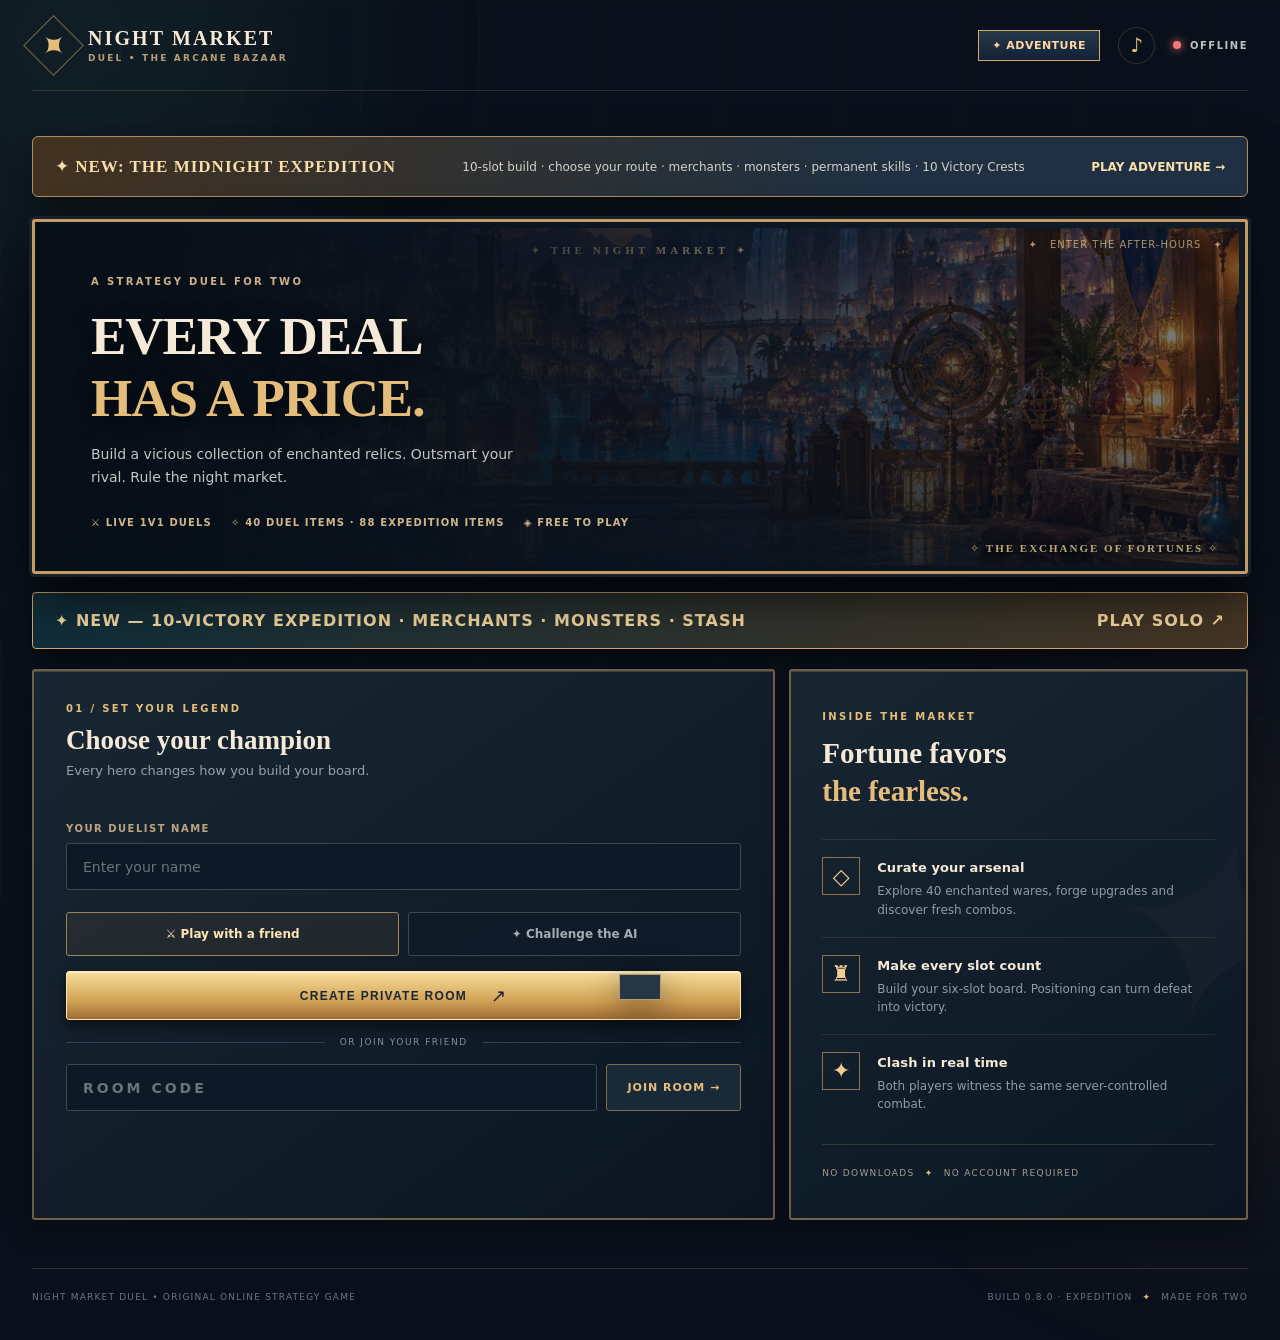
<file: static/index.html>
<!doctype html>
<html lang="en">
<head>
  <meta charset="UTF-8"/>
  <meta name="viewport" content="width=device-width,initial-scale=1,viewport-fit=cover"/>
  <meta name="theme-color" content="#0b1420"/>
  <meta name="description" content="Night Market Duel — an original online strategy battler for two friends."/>
  <title>Night Market Duel · Play 1v1 Online</title>
  <link rel="icon" href="/static/favicon.svg" type="image/svg+xml"/>
  <link rel="stylesheet" href="/static/style.css?v=0.8.0"/><link rel="stylesheet" href="/static/duel-theatre-v08.css?v=0.8.0"/>
</head>
<body>
  <div class="mist mist-a"></div><div class="mist mist-b"></div>
  <div class="app-shell">
    <header class="topbar">
      <div class="brand"><div class="brand-mark">✦</div><div class="brand-type"><span>NIGHT MARKET</span><small>DUEL • THE ARCANE BAZAAR</small></div></div>
      <div class="header-right"><a href="/expedition" class="title-nav" aria-label="Adventure mode">✦ ADVENTURE</a><button class="sound-btn" id="soundBtn" title="Toggle sound" aria-label="Toggle sound">♪</button><div class="connection" id="connection"><i class="dot"></i><span>CONNECTING</span></div></div>
    </header>
    <main>
      <section class="home-screen" id="homeScreen">
        <a href="/expedition" class="expedition-banner"><strong>✦ NEW: THE MIDNIGHT EXPEDITION</strong><span>10-slot build · choose your route · merchants · monsters · permanent skills · 10 Victory Crests</span><b>PLAY ADVENTURE →</b></a>
        <div class="hero-banner"><div class="banner-overlay"></div><div class="banner-ornament">✦ <span>ENTER THE AFTER-HOURS</span> ✦</div><div class="banner-inner"><div class="eyebrow">A STRATEGY DUEL FOR TWO</div><h1>EVERY DEAL<br/><em>HAS A PRICE.</em></h1><p>Build a vicious collection of enchanted relics. Outsmart your rival. Rule the night market.</p><div class="banner-metrics"><span>⚔ LIVE 1V1 DUELS</span><span>✧ 40 DUEL ITEMS · 88 EXPEDITION ITEMS</span><span>◈ FREE TO PLAY</span></div></div></div>
        <a class="expedition-entry" href="/expedition" style="display:flex;align-items:center;justify-content:space-between;gap:10px;padding:18px 22px;margin:18px 0;border:1px solid #c69b69;background:linear-gradient(120deg,#2b3946,#1b2c40);text-decoration:none;color:#f3d79f;font-weight:800;letter-spacing:1px;border-radius:4px"><span>✦ NEW — 10-VICTORY EXPEDITION · MERCHANTS · MONSTERS · STASH</span><span>PLAY SOLO ↗</span></a><div class="home-grid">
          <div class="surface panel-join">
            <div class="panel-heading"><div class="eyebrow">01 / SET YOUR LEGEND</div><h2>Choose your champion</h2><p>Every hero changes how you build your board.</p></div>
            <div class="hero-picks" id="heroPicks" role="group" aria-label="Choose hero"></div>
            <div class="field-wrap"><label for="playerName">YOUR DUELIST NAME</label><input id="playerName" autocomplete="nickname" maxlength="20" placeholder="Enter your name" value=""/></div>
            <div class="duel-tabs" role="group" aria-label="Game mode"><button class="tab active" data-mode="friend">⚔ Play with a friend</button><button class="tab" data-mode="bot">✦ Challenge the AI</button></div>
            <div id="friendControls"><button id="createBtn" class="gold-btn large"><span>CREATE PRIVATE ROOM</span><span>↗</span></button><div class="join-divider"><span>OR JOIN YOUR FRIEND</span></div><div class="join-row"><input id="roomInput" type="text" maxlength="5" inputmode="text" autocomplete="off" placeholder="ROOM CODE" aria-label="Room code"/><button class="outline-btn" id="joinBtn">JOIN ROOM →</button></div></div>
            <div id="botControls" hidden><p class="bot-hint">Learn the market, find outrageous combos, and duel The Curator. No second player needed.</p><button id="botBtn" class="gold-btn large"><span>CHALLENGE THE CURATOR</span><span>↗</span></button></div>
            <div class="form-error" role="alert" id="formError"></div>
          </div>
          <aside class="surface side-info"><div class="eyebrow">INSIDE THE MARKET</div><h2>Fortune favors<br/><em>the fearless.</em></h2><div class="feature"><div class="feature-symbol">◇</div><div><strong>Curate your arsenal</strong><p>Explore 40 enchanted wares, forge upgrades and discover fresh combos.</p></div></div><div class="feature"><div class="feature-symbol">♜</div><div><strong>Make every slot count</strong><p>Build your six-slot board. Positioning can turn defeat into victory.</p></div></div><div class="feature"><div class="feature-symbol">✦</div><div><strong>Clash in real time</strong><p>Both players witness the same server-controlled combat.</p></div></div><div class="side-footer">NO DOWNLOADS <span>✦</span> NO ACCOUNT REQUIRED</div></aside>
        </div>
      </section>
      <section class="game-screen" id="gameScreen" hidden>
        <div class="room-bar surface"><div><div class="eyebrow">THE PRIVATE ARENA</div><div class="room-line"><strong>ROOM <span id="roomCode">-----</span></strong><button class="tiny-btn" id="copyBtn" title="Copy invite link">↗ INVITE</button><button class="tiny-btn" id="leaveBtn" title="Leave room">LEAVE</button></div></div><div class="room-status"><span id="roundLabel">ROUND 1 / 3</span><span class="phase-pill" id="phaseLabel">WAITING</span></div></div>
        <div class="game-grid">
          <div class="arena-col">
            <div class="arena surface" id="arena">
              <canvas id="ambientCanvas" aria-hidden="true"></canvas>
              <div class="arena-shade"></div><div class="arena-head"><div class="arena-overline">✦ &nbsp; THE MIDNIGHT COLISEUM &nbsp; ✦</div><div class="score-box"><span id="scoreA">0</span><i>:</i><span id="scoreB">0</span></div></div>
              <div class="duelist-stage">
                <div class="duelist" id="duelistA"><div class="portrait"><img id="portraitA" src="/static/art/vex-portrait.webp" alt="Player 1 character"/><span class="portrait-sheen"></span></div><div class="fighter-name" id="nameA">WAITING...</div><div class="fighter-title" id="titleA">—</div><div class="hp-area"><div class="hp-text"><span>VITALITY</span><span id="hpA">—</span></div><div class="hp-track"><div class="hp-fill" id="hpBarA" style="width:100%"></div></div></div><div class="buffs" id="buffsA"></div></div>
                <div class="vs-emblem"><span>VS</span><small id="combatTime">READY</small></div>
                <div class="duelist" id="duelistB"><div class="portrait"><img id="portraitB" src="/static/art/nyra-portrait.webp" alt="Player 2 character"/><span class="portrait-sheen"></span></div><div class="fighter-name" id="nameB">AWAITING RIVAL</div><div class="fighter-title" id="titleB">—</div><div class="hp-area"><div class="hp-text"><span>VITALITY</span><span id="hpB">—</span></div><div class="hp-track"><div class="hp-fill" id="hpBarB" style="width:100%"></div></div></div><div class="buffs" id="buffsB"></div></div>
              </div>
              <div id="impactLayer" class="impact-layer"></div>
              <div class="arena-bottom"><span id="stagePrompt">Invite a friend to begin your duel</span><span id="pingLabel">— MS</span></div>
            </div>
            <div class="combat-feed surface"><div class="feed-title">✧ BATTLE CHRONICLE <span id="feedStatus">AWAITING COMBAT</span></div><div class="feed-entries" id="eventFeed"><div class="feed-empty">The market remembers every move...</div></div></div>
          </div>
          <div class="market-col">
            <div class="market surface">
              <div class="market-header"><div><div class="eyebrow">02 / THE GRAND MARKET</div><h2 id="marketTitle">Prepare for battle</h2></div><div class="wallet"><span>YOUR PURSE</span><strong>◈ <span id="goldValue">14</span></strong></div></div>
              <div class="opponent-line"><span>RIVAL STATUS</span><strong id="opponentStatus">Waiting for opponent...</strong></div>
              <div class="boon-area" id="boonArea"><div class="section-head"><h3>Choose a market pact <span>· one per round</span></h3><span class="pact-step" id="boonStep">ROUND 1</span></div><div class="boon-grid" id="boonGrid"></div><div class="my-boons" id="myBoons" aria-label="Your chosen market pacts"></div></div>
              <div class="shop-area" id="shopArea"><div class="section-head"><h3>Tonight's wares</h3><button class="tiny-btn" id="rerollBtn">↻ REROLL <b>2 ◈</b></button></div><div class="shop-grid" id="shopGrid"></div><div class="help-text">Tap an item to inspect it. Buy it for your board.</div></div>
              <div class="board-area"><div class="section-head"><h3>Your arsenal <span>· 6 slots · forge up to +2</span></h3><span class="slots-text" id="boardCount">0 / 6 EQUIPPED</span></div><div class="board-grid" id="boardGrid"></div><div class="help-text" id="boardHelp">Tap an item twice to inspect, forge or sell it. Tap a different slot to swap.</div></div>
              <div class="market-footer"><div class="phase-note" id="phaseNote"><span class="phase-note-icon">✦</span><span>Equip your arsenal, then signal that you're ready.</span></div><button id="readyBtn" class="gold-btn large">READY FOR DUEL <span>⚔</span></button><button id="rematchBtn" class="gold-btn large" hidden>REQUEST REMATCH <span>↗</span></button></div>
            </div>
          </div>
        </div>
      </section>
    </main>
    <footer><span>NIGHT MARKET DUEL • ORIGINAL ONLINE STRATEGY GAME</span><span>BUILD 0.8.0 · EXPEDITION <i>✦</i> MADE FOR TWO</span></footer>
  </div>
  <div id="toast" class="toast" role="status"></div>
  <div id="itemModal" class="modal" hidden><div class="modal-shade" data-close="true"></div><div class="modal-card" role="dialog" aria-modal="true" aria-label="Item details"><button class="modal-close" id="closeModal" aria-label="Close item details">×</button><div class="modal-item-art" id="modalArt"></div><div class="eyebrow" id="modalRarity">MAGICAL RELIC</div><h2 id="modalTitle">Item</h2><p id="modalDesc"></p><div class="modal-stats" id="modalStats"></div><button id="modalAction" class="gold-btn large">BUY ITEM</button><button id="modalForge" class="forge-btn" hidden>✦ FORGE +1</button></div></div>
  <script src="/static/app.js?v=0.8.0" defer></script>
<script src="/static/game-vfx.js?v=0.8.0" defer></script></body>
</html>
</file>
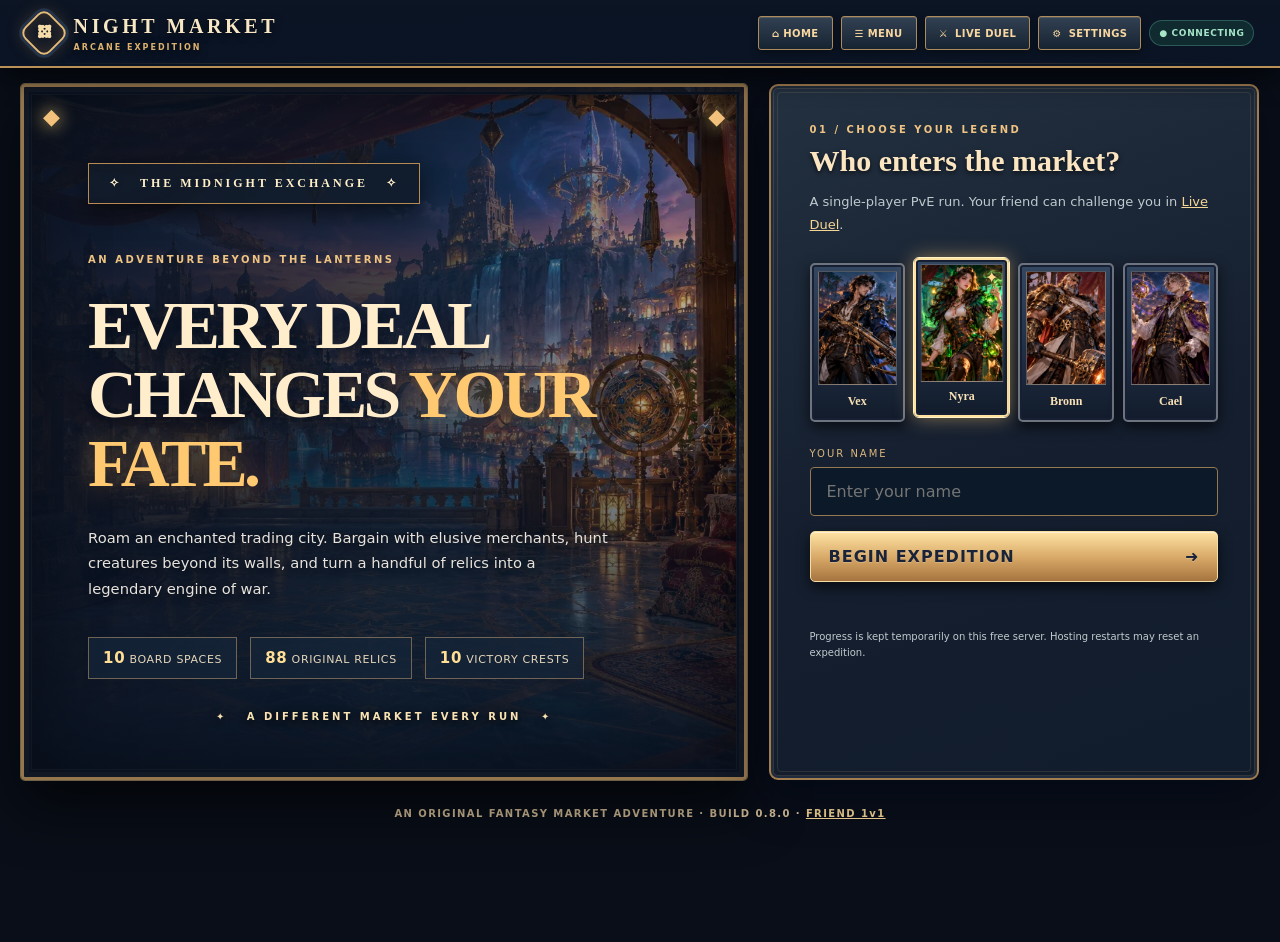
<file: static/expedition.html>
<!doctype html>
<html lang="en"><head><meta charset="utf-8"><meta name="viewport" content="width=device-width,initial-scale=1,viewport-fit=cover"><meta name="theme-color" content="#151c2b"><meta name="description" content="Night Market Expedition — deep, original fantasy market roguelike"><title>Night Market — Expedition</title><link rel="icon" href="/static/favicon.svg" type="image/svg+xml"><link rel="stylesheet" href="/static/expedition.css?v=0.8.0"><link rel="stylesheet" href="/static/expedition-premium.css?v=0.8.0"><link rel="stylesheet" href="/static/bazaar-theatre-v08.css?v=0.8.0"></head>
<body>
<div class="world-glow"></div><div class="ambient-vignette" aria-hidden="true"></div>
<header class="top"><a class="brand" href="/"><span class="brand-crest" aria-hidden="true">✥</span> <span>NIGHT MARKET <small>ARCANE EXPEDITION</small></span></a><div class="top-actions"><a href="/" class="nav-btn quick-home" aria-label="Return to the main menu">⌂ HOME</a><button id="gameMenuToggle" class="nav-btn" type="button" aria-expanded="false" aria-controls="gameMenuPanel">☰ MENU</button><a href="/" class="nav-btn live-link"><span aria-hidden="true">⚔</span> LIVE DUEL</a><button id="settingsToggle" class="nav-btn nav-settings" type="button" aria-label="Open display settings" aria-expanded="false">⚙ <span>SETTINGS</span></button><span id="connectionLabel" class="connected">● CONNECTING</span></div></header>
<main class="shell">
<section id="opening" class="opening">
  <div class="opening-art"><div class="opening-heraldry">✧ &nbsp; THE MIDNIGHT EXCHANGE &nbsp; ✧</div><span class="overline">AN ADVENTURE BEYOND THE LANTERNS</span><h1>EVERY DEAL<br>CHANGES <em>YOUR FATE.</em></h1><p>Roam an enchanted trading city. Bargain with elusive merchants, hunt creatures beyond its walls, and turn a handful of relics into a legendary engine of war.</p><div class="smallstats"><span><b>10</b> BOARD SPACES</span><span><b>88</b> ORIGINAL RELICS</span><span><b>10</b> VICTORY CRESTS</span></div><div class="opening-bottom">✦ &nbsp; A DIFFERENT MARKET EVERY RUN &nbsp; ✦</div></div>
  <div class="start-panel"><div class="eyebrow">01 / CHOOSE YOUR LEGEND</div><h2>Who enters the market?</h2><p class="subtitle">A single-player PvE run. Your friend can challenge you in <a href="/">Live Duel</a>.</p><div class="hero-select" id="heroes"></div><label class="field-label" for="playerName">YOUR NAME</label><input id="playerName" maxlength="20" placeholder="Enter your name" autocomplete="nickname"><button id="startBtn" class="primary"><span>BEGIN EXPEDITION</span><span aria-hidden="true">➜</span></button><p id="openingError" class="error" role="alert"></p><div class="save-note">Progress is kept temporarily on this free server. Hosting restarts may reset an expedition.</div></div>
</section>
<section id="game" hidden>
  <div class="game-overline"><span>✦ &nbsp; THE NIGHT MARKET / LIVE ADVENTURE</span><span class="game-mode-label">✧ YOUR JOURNEY ✧</span></div><div class="journey-stats"><div class="journey-stat"><span>DAY / HOUR</span><b id="journeyDay">01 · 01/06</b></div><div class="journey-stat"><span>GOLD</span><b id="journeyGold">◈ 14</b></div><div class="journey-stat"><span>LEVEL / XP</span><b id="journeyLevel">1 · 0/8</b></div><div class="journey-stat"><span>INCOME</span><b id="journeyIncome">◈ 5/day</b></div><div class="journey-stat"><span>PRESTIGE</span><b id="journeyPrestige">♛ 20</b></div><div class="journey-stat"><span>VICTORY CRESTS</span><b id="journeyWins">0 / 10</b></div><button class="nav-btn new-run" id="newRunBtn">NEW RUN</button></div>
  <div class="run-command"><nav class="run-tabs" aria-label="Expedition areas"><button type="button" data-scene="encounterPanel" class="active">✦ <span>ENCOUNTER</span></button><button type="button" data-scene="boardPanel">⚔ <span>YOUR BUILD</span></button><button type="button" data-scene="skillsPanel">✧ <span>SKILLS</span></button><button type="button" data-scene="collectionPanel">▤ <span>COLLECTION</span></button><button type="button" data-scene="chroniclePanel">☷ <span>CHRONICLE</span></button></nav><div class="win-trail" aria-label="Ten victory marks"><span>VICTORIES</span><div id="victoryMarkers" aria-hidden="true"></div><b id="winTrailLabel">0/10</b></div></div>
  <div class="adventure-stage"><div class="stage-ribbon"><span>✥ &nbsp; THE ARCANE EXCHANGE</span><span>THE MARKET NEVER SLEEPS &nbsp; ✥</span></div></div><div class="run-grid">
    <div class="left-col">
      <section class="surface journey-hero"><div class="journey-portrait"><img id="myPortrait" src="/static/art/nyra-portrait.webp" alt="Your hero"></div><div class="hero-details"><div class="eyebrow">YOUR MERCHANT LEGEND</div><h2 id="myName">Traveller</h2><div id="myClass" class="hero-class">A NIGHT MARKET MERCHANT</div><p id="heroHealth">MAX HEALTH · 280</p><div class="health-track"><div id="healthTrack"></div></div></div></section>
      <section id="boardPanel" class="surface board-panel"><div class="market-banner">⚔ &nbsp; THE HERO'S DISPLAY RUG &nbsp; ⚔</div><div class="heading-row"><div><div class="eyebrow">YOUR EQUIPPED RELICS</div><h2>Battle Board <small id="boardUsed">0 / 4 unlocked</small></h2></div><button id="clearSelection" class="ghost">CLEAR SELECTION</button></div><p class="hint">Select an item, then tap an open board slot to equip. A Medium uses two spaces; a Large uses three. Only equipped items fight.</p><div class="board-scroller"><div id="board" class="board-track" aria-label="Ten slot battle board"></div></div><div class="board-guide"><span>Ⅰ</span> SMALL · 1 <span>Ⅱ</span> MEDIUM · 2 <span>Ⅲ</span> LARGE · 3</div>
        <div class="heading-row secondary-heading"><h3>Stash <small id="stashUsed">0 / 10</small></h3><span class="hint">Tap to inspect & equip</span></div><div id="stash" class="stash-grid"></div>
      </section>
      <section id="skillsPanel" class="surface skill-panel"><div class="heading-row"><h3>Permanent Skills <small id="skillCount">0 / 6</small></h3></div><div id="skills" class="skills-grid"></div></section>
      <section id="collectionPanel" class="surface story-panel"><div class="heading-row"><div><div class="eyebrow">THE MARKET CODEX</div><h3>Item & Skill Collection</h3></div><select id="codexFilter" aria-label="Filter collection"><option value="all">All items</option><option value="weapon">Weapons</option><option value="machine">Machines</option><option value="potion">Potions</option><option value="relic">Relics</option><option value="skills">Skills</option></select></div><label class="field-label" for="codexSearch">SEARCH DATABASE</label><input id="codexSearch" placeholder="Name, ability or effect"><div id="codexCount" class="eyebrow"></div><div id="codexResults" class="codex-results"></div></section>
      <section id="chroniclePanel" class="surface story-panel"><div class="eyebrow">EXPEDITION CHRONICLE</div><div id="chronicle" class="chronicle"></div></section>
    </div>
    <div class="right-col"><section id="encounterPanel" class="surface encounter-panel"><div class="encounter-scene-art" aria-hidden="true"><div class="scene-lantern">✦</div><div class="scene-mark">THE NIGHT MARKET</div></div><div class="heading-row"><div><div class="eyebrow">CHOOSE AN ENCOUNTER</div><h2 id="encounterTitle">Choose your path</h2></div><span id="encounterBadge" class="badge">DAY 1</span></div><p class="encounter-intro" id="encounterIntro">Each choice shapes the combat ahead.</p><div id="encounterContent"></div><div id="encounterActions"></div></section>
      <section class="surface compendium"><h3>Beyond the Veil</h3><p>Every hour offers fresh shops, master trainers, dangerous hunts and strange decisions. Combine identical cards, enchant at a trainer, and build combos around your hero.</p><div class="micro-grid"><span>⚙ COOLDOWN</span><span>☠ POISON</span><span>🔥 BURN</span><span>◆ SHIELD</span><span>❄ FREEZE</span><span>✧ HASTE</span></div></section>
    </div>
  </div>
</section>
<footer>AN ORIGINAL FANTASY MARKET ADVENTURE · BUILD 0.8.0 · <a href="/">FRIEND 1v1</a></footer>
</main>
<div class="mobile-dock" id="mobileDock" aria-label="Expedition navigation" hidden><button type="button" data-target="encounterPanel">✧ <span>MARKET</span></button><button type="button" data-target="boardPanel">⚔ <span>BOARD</span></button><button type="button" data-target="skillsPanel">✦ <span>SKILLS</span></button><button type="button" data-target="collectionPanel">▤ <span>CODEX</span></button><button type="button" data-target="chroniclePanel">☷ <span>LOG</span></button></div><div class="theatre-menu" id="gameMenuPanel" hidden role="dialog" aria-label="Game navigation"><div class="theatre-menu-top"><b>✥ &nbsp; THE NIGHT MARKET</b><button id="gameMenuClose" type="button" aria-label="Close game menu">×</button></div><p>Choose where to go. Your expedition remains saved while this server stays online.</p><button type="button" data-scene="encounterPanel">✧ &nbsp; CURRENT ENCOUNTER</button><button type="button" data-scene="boardPanel">⚔ &nbsp; ITEM BOARD &amp; STASH</button><button type="button" data-scene="skillsPanel">✦ &nbsp; PERMANENT SKILLS</button><button type="button" data-scene="collectionPanel">▤ &nbsp; ITEM COLLECTION</button><button type="button" data-scene="chroniclePanel">☷ &nbsp; CHRONICLE</button><button type="button" id="menuSettingsBtn">⚙ &nbsp; DISPLAY SETTINGS</button><a href="/">⌂ &nbsp; RETURN TO TITLE / LIVE DUEL</a></div><div class="settings-panel" id="settingsPanel" hidden role="dialog" aria-label="Display settings"><div class="settings-panel-title"><b>DISPLAY SETTINGS</b><button id="settingsClose" aria-label="Close settings" type="button">×</button></div><label class="setting-line"><span>Reduced effects<small>Less motion and glow on slower phones</small></span><input id="lowEffects" type="checkbox"></label><label class="setting-line"><span>Compact cards<small>Show more board cards at once</small></span><input id="compactCards" type="checkbox"></label><p>Display options are stored on this device. Your run is server-controlled.</p></div><div class="toast" role="status" id="toast"></div>
<div class="modal" id="itemModal" hidden><div class="scrim" data-close="yes"></div><div class="item-modal-box"><button class="close" id="closeModal" aria-label="Close">×</button><div class="eyebrow" id="modalTag">ARTIFACT</div><div class="card-detail-illustration"><div id="modalGlyph" class="modal-glyph">✧</div></div><h2 id="modalName">Item</h2><p id="modalDescription"></p><div id="modalProperties" class="properties"></div><div id="modalButtons" class="modal-buttons"></div></div></div>
<div class="battle-modal" id="battleModal" hidden><div class="battle-bg"></div><div class="battle-frame"><div class="eyebrow">THE MIDNIGHT COLISEUM</div><h2 id="battleTitle">The Duel Begins</h2><div class="battle-stage"><div class="combatant"><img id="battleMeArt" src="/static/art/vex-portrait.webp" alt="Hero"><b id="battleMe">YOUR HERO</b><div class="battle-hp"><div id="battleMeHpBar"></div></div><span id="battleMeHp">280 / 280</span></div><div class="battle-center"><span>⚔</span><b id="battleClock">0:00</b></div><div class="combatant"><img id="battleEnemyArt" src="/static/art/bronn-portrait.webp" alt="Rival"><b id="battleEnemy">RIVAL</b><div class="battle-hp"><div id="battleEnemyHpBar"></div></div><span id="battleEnemyHp">280 / 280</span></div></div><div id="battleEvents" class="battle-events"></div><button id="battleSkip" class="primary">SKIP TO RESULT →</button></div></div>
<script src="/static/expedition-glyphs.js?v=0.8.0" defer></script><script src="/static/expedition.js?v=0.8.0" defer></script><script src="/static/expedition-premium.js?v=0.8.0" defer></script>
<script src="/static/expedition-codex.js?v=0.8.0" defer></script><script src="/static/game-vfx.js?v=0.8.0" defer></script><script src="/static/bazaar-theatre-v08.js?v=0.8.0" defer></script></body></html>
</file>
<file: static/style.css>
[hidden]{display:none!important}
:root{font-family:'DM Sans',Inter,system-ui,-apple-system,Arial,sans-serif;background:#09121d;color:#f5ead7;font-synthesis:none;--gold:#e5bd7b;--gold-bright:#ffe6b5;--paper:#f5ead7;--muted:#8d9ca5;--stroke:rgba(209,182,137,.20);--panel:rgba(18,30,43,.91);--deep:#0a1521}
*{box-sizing:border-box}html{min-width:320px}body{margin:0;min-height:100vh;background:radial-gradient(ellipse at 50% 0%,#233a42 0%,#101d29 34%,#090f1b 75%);overflow-x:hidden}body:before{content:'';position:fixed;inset:0;pointer-events:none;opacity:.14;background-image:url("data:image/svg+xml,%3Csvg viewBox='0 0 120 120' xmlns='http://www.w3.org/2000/svg'%3E%3Cpath d='M0 0h120v120H0z' fill='none' stroke='%23cab78b' stroke-width='.27'/%3E%3C/svg%3E");background-size:120px}.mist{position:fixed;width:480px;height:480px;border-radius:50%;filter:blur(120px);pointer-events:none;opacity:.08}.mist-a{top:-200px;left:-170px;background:#69d3ab}.mist-b{bottom:-300px;right:-180px;background:#bd814e}button,input{font:inherit}button{cursor:pointer}button:disabled{opacity:.44;cursor:not-allowed}button:focus-visible,input:focus-visible,.item-card:focus-visible{outline:2px solid var(--gold-bright);outline-offset:3px}a{color:var(--gold)}[hidden]{display:none!important}.app-shell{width:min(1216px,calc(100% - 56px));margin:auto;position:relative;z-index:1}.topbar{height:91px;display:flex;align-items:center;justify-content:space-between;border-bottom:1px solid rgba(218,175,104,.18)}.brand{display:flex;align-items:center;gap:13px}.brand-mark{display:grid;place-items:center;font-size:33px;color:var(--gold);width:43px;height:43px;border:1px solid #796648;transform:rotate(45deg)}.brand-mark::first-letter{transform:rotate(-45deg)}.brand-type{display:flex;flex-direction:column;gap:3px}.brand-type>span{font-family:Cinzel,Georgia,serif;font-size:20px;letter-spacing:2.1px;font-weight:800;white-space:nowrap}.brand-type small{color:#b69e78;letter-spacing:2.2px;font-weight:700;font-size:9px}.header-right{display:flex;gap:18px;align-items:center}.sound-btn{background:transparent;border:1px solid var(--stroke);border-radius:50%;width:37px;height:37px;color:var(--gold);font-size:20px}.connection{font-size:10px;letter-spacing:1.5px;color:#bdc2bd;display:flex;gap:9px;align-items:center;font-weight:700}.dot{width:8px;height:8px;border-radius:50%;background:#efbd72;box-shadow:0 0 9px #efbd72}.connection.connected .dot{background:#83d7ae;box-shadow:0 0 9px #60eab0}.connection.offline .dot{background:#f47875;box-shadow:0 0 9px #f47875}main{padding:31px 0 48px}.surface{background:linear-gradient(145deg,rgba(25,39,52,.97),rgba(11,22,35,.98));border:1px solid var(--stroke);box-shadow:0 18px 48px rgba(0,0,0,.16)}.eyebrow{font-size:10px;letter-spacing:2.35px;color:var(--gold);font-weight:700}.home-screen{animation:rise .42s ease-out}.hero-banner{min-height:355px;position:relative;overflow:hidden;border:1px solid rgba(216,175,109,.29);background:#152431 url('/static/art/market.svg') center 43%/cover;border-radius:5px}.banner-overlay{position:absolute;inset:0;background:linear-gradient(90deg,rgba(6,14,24,.98) 0%,rgba(8,17,28,.87) 30%,rgba(8,17,28,.25) 87%),linear-gradient(0deg,rgba(8,17,28,.65),transparent 45%)}.banner-inner{position:relative;z-index:2;padding:54px 56px 36px;max-width:800px}.banner-inner .eyebrow{color:#cfb087}.banner-inner h1{font-family:Cinzel,Georgia,serif;letter-spacing:-.02em;font-size:clamp(32px,4.2vw,53px);line-height:1.17;margin:18px 0 12px;font-weight:700;text-shadow:0 3px 20px #0d101d}.banner-inner h1 em{font-style:normal;color:var(--gold);font-weight:600}.banner-inner p{max-width:430px;color:#c2c7c2;line-height:1.65;font-size:14px}.banner-ornament{position:absolute;right:22px;top:17px;color:#ddbc82;z-index:2;font-size:10px;letter-spacing:1px;opacity:.75}.banner-ornament span{margin:0 8px}.banner-metrics{display:flex;gap:19px;margin-top:28px;flex-wrap:wrap;color:#d0b68c;font-size:10px;letter-spacing:1.15px;font-weight:700}.home-grid{display:grid;grid-template-columns:minmax(0,1.62fr) minmax(300px,1fr);gap:20px;margin-top:20px}.panel-join{padding:32px}.panel-heading h2,.market-header h2{font:700 27px/1.2 Cinzel,Georgia,serif;margin:10px 0 7px}.panel-heading p{color:#96a2ab;font-size:13px;margin:0 0 20px}.hero-picks{display:grid;grid-template-columns:repeat(4,minmax(0,1fr));gap:9px}.hero-pick{background:linear-gradient(#233541,#152430);border:1px solid #4c5260;padding:0 0 10px;border-radius:5px;overflow:hidden;position:relative;min-width:0;color:#eee4d3;transition:border-color .2s,transform .18s}.hero-pick img{width:100%;aspect-ratio:1.12/1;object-fit:cover;display:block;filter:saturate(.85);transition:filter .2s}.hero-pick .pick-name{font-family:Cinzel,Georgia,serif;font-size:12px;display:block;margin-top:7px;font-weight:700}.hero-pick .pick-role{font-size:9px;color:#a8adaf;margin-top:3px;white-space:nowrap;display:block;overflow:hidden;text-overflow:ellipsis;padding:0 3px}.hero-pick.selected{border-color:var(--gold);box-shadow:0 0 0 1px var(--gold),inset 0 0 15px rgba(246,200,127,.12);transform:translateY(-2px)}.hero-pick.selected img{filter:saturate(1.1)}.hero-pick.selected:after{content:'◆';position:absolute;top:5px;right:7px;color:#ffe6b5;text-shadow:0 1px 6px #000}.field-wrap{margin-top:25px}.field-wrap label{display:block;color:#bba581;font-size:10px;letter-spacing:1.5px;font-weight:700;margin-bottom:9px}input{width:100%;min-width:0;background:#0c1926;color:#eae1d4;border:1px solid #3a4a55;border-radius:3px;height:47px;padding:0 16px;font-size:14px;outline:0;transition:border .2s}input:focus{border-color:var(--gold)}input::placeholder{color:#677581}.duel-tabs{display:grid;grid-template-columns:1fr 1fr;margin-top:22px;gap:9px}.tab{background:rgba(15,27,40,.8);color:#a2adb2;border:1px solid #3a4850;padding:14px 8px;font-size:12px;font-weight:700;border-radius:3px}.tab.active{border-color:#9e825c;color:var(--gold-bright);background:rgba(128,100,58,.14)}.gold-btn{background:linear-gradient(115deg,#efcd91,#c99554);border:1px solid #f2d297;color:#182333;border-radius:3px;font-family:'DM Sans',sans-serif;font-size:12px;font-weight:800;letter-spacing:1.3px;box-shadow:inset 0 1px 0 rgba(255,255,255,.4);transition:filter .18s,transform .16s}.gold-btn:hover:not(:disabled){filter:brightness(1.08)}.gold-btn:active:not(:disabled){transform:scale(.99)}.gold-btn.large{height:49px;width:100%;display:flex;align-items:center;justify-content:center;gap:24px;margin-top:15px}.gold-btn.large span:last-child{font-size:18px;line-height:0}.join-divider{display:flex;align-items:center;gap:15px;margin:17px 0;color:#81939e;font-size:9px;letter-spacing:1.5px}.join-divider:before,.join-divider:after{content:'';height:1px;flex:1;background:#324453}.join-row{display:grid;grid-template-columns:1fr auto;gap:9px}.join-row input{text-transform:uppercase;letter-spacing:3px;font-weight:700}.outline-btn{padding:0 20px;color:var(--gold);background:#192938;border:1px solid #816c4d;letter-spacing:1px;font-size:11px;font-weight:800;border-radius:3px}.form-error{color:#ff9486;font-size:12px;min-height:17px;margin-top:12px}.bot-hint{color:#9eaeb4;line-height:1.65;font-size:13px;margin:18px 0 9px}.side-info{padding:40px 31px;position:relative;overflow:hidden}.side-info:after{content:'✦';position:absolute;font-size:260px;right:-76px;top:112px;transform:rotate(15deg);color:rgba(194,147,82,.035);pointer-events:none}.side-info h2{font:600 29px/1.3 Cinzel,Georgia,serif;margin:13px 0 29px}.side-info h2 em{color:var(--gold);font-style:normal}.feature{display:flex;gap:17px;position:relative;padding:17px 0;border-top:1px solid rgba(188,164,124,.14)}.feature-symbol{height:38px;width:38px;flex:none;border:1px solid #8b7352;display:grid;place-items:center;color:#f0cd94;font-size:22px}.feature strong{font-size:13px;letter-spacing:.1px}.feature p{color:#8e9da6;font-size:12px;line-height:1.55;margin:6px 0 0}.side-footer{border-top:1px solid rgba(188,164,124,.2);padding-top:23px;margin-top:13px;font-size:9px;color:#a99d8c;letter-spacing:1.3px}.side-footer span{color:var(--gold);margin:0 6px}footer{display:flex;justify-content:space-between;border-top:1px solid var(--stroke);padding:23px 0 38px;gap:10px;font-size:9px;letter-spacing:1.2px;color:#697783}footer i{font-style:normal;color:var(--gold);margin:0 6px}.room-bar{padding:17px 22px;display:flex;justify-content:space-between;align-items:center;gap:12px;margin-bottom:18px;border-radius:3px}.room-line{display:flex;align-items:center;gap:13px;margin-top:7px}.room-line strong{font:600 19px Cinzel,Georgia,serif;letter-spacing:1px}.room-line strong span{color:var(--gold);letter-spacing:2px}.tiny-btn{background:rgba(162,128,80,.12);border:1px solid rgba(214,172,104,.32);border-radius:3px;padding:8px 12px;color:#e9c38a;font-weight:700;letter-spacing:.4px;font-size:10px;white-space:nowrap}.tiny-btn:hover{background:rgba(162,128,80,.22)}.room-status{display:flex;gap:13px;align-items:center;font-size:10px;letter-spacing:1.1px;color:#b5b8b3}.phase-pill{border:1px solid #647b70;color:#8ee0ae;background:rgba(72,171,123,.11);padding:8px 11px;border-radius:50px;font-weight:700}.game-grid{display:grid;grid-template-columns:minmax(0,1.03fr) minmax(0,.97fr);gap:18px;align-items:start}.arena-col,.market-col{min-width:0}.arena{min-height:510px;position:relative;overflow:hidden;border-radius:3px;background:#182734 url('/static/art/market.svg') center/cover}.arena:before{content:'';position:absolute;inset:0;background:linear-gradient(0deg,#081421 0%,rgba(9,20,30,.26) 34%,rgba(8,18,27,.48) 100%)}#ambientCanvas{position:absolute;inset:0;width:100%;height:100%;pointer-events:none}.arena-shade{position:absolute;inset:0;box-shadow:inset 0 0 55px rgba(0,0,0,.4);pointer-events:none}.arena-head{position:relative;z-index:1;display:flex;justify-content:space-between;align-items:center;padding:21px 23px;border-bottom:1px solid rgba(221,187,120,.16)}.arena-overline{color:#e5cba8;font-size:10px;letter-spacing:1.3px}.score-box{display:flex;align-items:center;gap:14px;font-size:17px;font-weight:800;color:#eac388}.score-box i{font-style:normal;color:#8c908e}.duelist-stage{position:relative;display:grid;grid-template-columns:minmax(0,1fr) 65px minmax(0,1fr);gap:2px;align-items:start;z-index:2;padding:45px 24px 50px}.duelist{text-align:center;min-width:0}.portrait{width:min(100%,173px);margin:0 auto 14px;aspect-ratio:1.02/1;position:relative;background:#1b2e37;border:3px solid rgba(217,174,101,.64);box-shadow:0 7px 24px rgba(0,0,0,.56),inset 0 0 0 2px rgba(255,255,255,.08);clip-path:polygon(11% 0,89% 0,100% 10%,100% 90%,89% 100%,11% 100%,0 90%,0 10%)}.portrait img{width:100%;height:100%;object-fit:cover}.duelist.hit .portrait{animation:impact .32s ease}.portrait-sheen{position:absolute;inset:0;background:linear-gradient(115deg,rgba(255,255,255,.12),transparent 46%)}.fighter-name{font:700 15px Cinzel,Georgia,serif;overflow:hidden;white-space:nowrap;text-overflow:ellipsis}.fighter-title{font-size:10px;letter-spacing:1px;color:#d1bb98;text-transform:uppercase;margin-top:5px}.vs-emblem{text-align:center;padding-top:55px;color:#e6c087}.vs-emblem span{font:600 25px Cinzel,Georgia,serif;text-shadow:0 0 15px #d7a96e}.vs-emblem small{display:block;color:#d1b58e;letter-spacing:1px;font-size:8px;margin-top:7px}.hp-area{max-width:190px;margin:17px auto 0}.hp-text{display:flex;justify-content:space-between;gap:5px;color:#c2c5bc;font-size:9px;letter-spacing:.7px;margin-bottom:6px}.hp-track{height:9px;background:rgba(0,0,0,.6);border:1px solid rgba(221,198,143,.23);padding:1px}.hp-fill{height:100%;background:linear-gradient(90deg,#397d71,#86dfb2);transition:width .17s linear}.buffs{min-height:22px;margin-top:9px;font-size:10px;color:#d0a7f5}.arena-bottom{position:absolute;bottom:0;left:0;right:0;display:flex;justify-content:space-between;z-index:3;padding:15px 20px;color:#d2b891;background:linear-gradient(0deg,rgba(5,12,22,.9),transparent);font-size:10px;letter-spacing:.5px}.impact-layer{position:absolute;inset:0;z-index:5;pointer-events:none}.float-text{position:absolute;font:800 21px Cinzel,Georgia,serif;color:#f1c083;animation:floatup .95s forwards;text-shadow:0 3px 5px #000;white-space:nowrap}.float-text.heal{color:#91e1b0}.float-text.poison{color:#b2e897}.float-text.shield{color:#aad5ee}.float-text.fire{color:#ffad6f}.combat-feed{margin-top:18px;padding:19px 20px 15px}.feed-title{display:flex;justify-content:space-between;font-size:10px;letter-spacing:1.2px;color:#d8b784;font-weight:800}.feed-title span{color:#7d9c93;font-size:9px}.feed-entries{min-height:124px;max-height:190px;overflow:auto;margin-top:14px;display:flex;flex-direction:column;gap:6px}.feed-entry{border-bottom:1px solid rgba(233,200,137,.09);padding:6px 0;color:#abbbc2;font-size:12px}.feed-entry::before{content:'✦';margin-right:9px;color:#d9b679;font-size:8px}.feed-empty{color:#798994;font-size:12px;padding-top:24px;text-align:center;font-style:italic}.market{padding:26px 23px 24px;border-radius:3px}.market-header{display:flex;justify-content:space-between;align-items:center;gap:12px}.market-header h2{font-size:23px;margin:9px 0 0}.wallet{text-align:right;flex:none;border-left:1px solid var(--stroke);padding-left:14px}.wallet>span{display:block;color:#8c9da3;letter-spacing:1.2px;font-size:9px;margin-bottom:4px}.wallet strong{font-size:22px;color:#eaca8d}.opponent-line{display:flex;align-items:center;justify-content:space-between;margin:19px 0 17px;border:1px solid #344954;background:#0c1a27;padding:11px 13px;gap:8px}.opponent-line span{color:#8f9eaa;font-size:9px;letter-spacing:1.25px}.opponent-line strong{font-size:11px;color:#b7dbce;font-weight:600;text-align:right}.section-head{display:flex;justify-content:space-between;gap:8px;align-items:center;margin-bottom:12px}.section-head h3{font:600 15px Cinzel,Georgia,serif;margin:0}.section-head h3 span{font:400 10px 'DM Sans',sans-serif;color:#a3a6ac}.section-head .slots-text{font-size:9px;letter-spacing:1px;color:#8c9da6}.shop-grid{display:grid;grid-template-columns:repeat(4,minmax(0,1fr));gap:7px}.item-card{position:relative;min-width:0;border:1px solid #607080;background:linear-gradient(180deg,#20313e,#111e2c);border-radius:3px;padding:5px 4px 9px;text-align:center;color:#f7eddf;display:flex;flex-direction:column;align-items:center;gap:5px;transition:border .15s,transform .15s;box-shadow:inset 0 0 20px rgba(60,97,117,.05);min-height:125px}.item-card:hover{border-color:#d3b37c;transform:translateY(-2px)}.item-card.rare{border-color:#7c82b9;background:linear-gradient(180deg,#253553,#151e36)}.item-card.epic{border-color:#aa78a6;background:linear-gradient(180deg,#392b48,#211b34)}.item-card.selected-item{outline:2px solid #edcb8e;outline-offset:1px}.item-card .item-art{height:65px;width:100%;display:grid;place-items:center;background:radial-gradient(ellipse,#54718333,transparent 68%)}.item-card.rare .item-art{background:radial-gradient(ellipse,#8f8ed644,transparent 68%)}.item-card.epic .item-art{background:radial-gradient(ellipse,#b678c144,transparent 68%)}.item-art svg{width:51px;height:55px;filter:drop-shadow(0 4px 7px rgba(0,0,0,.6))}.item-card .item-name{font:600 10px/1.2 Cinzel,Georgia,serif;min-height:25px;overflow-wrap:anywhere;display:grid;place-items:center}.item-card .item-price{font-size:11px;color:#ecc791;font-weight:700}.rarity-stamp{position:absolute;left:4px;top:4px;font-size:7px;color:#b5c2d0;text-transform:uppercase;letter-spacing:.4px}.rare .rarity-stamp{color:#bebcff}.epic .rarity-stamp{color:#e7b8f0}.help-text{color:#81939d;font-size:10px;margin:10px 0 16px;line-height:1.5}.board-grid{display:grid;grid-template-columns:repeat(6,minmax(0,1fr));gap:6px}.board-slot{min-width:0;height:91px;background:rgba(8,19,29,.73);border:1px dashed #4c5c62;color:#667781;display:flex;align-items:center;justify-content:center;flex-direction:column;gap:7px;border-radius:3px;position:relative}.board-slot.filled{background:linear-gradient(165deg,#25333e,#172430);border:1px solid #697c82}.board-slot.rare{border-color:#8e93ba}.board-slot.epic{border-color:#b18cb5}.board-slot .item-art{width:100%;display:grid;place-items:center;height:57px}.board-slot .item-art svg{width:43px;height:49px}.board-slot small{font-size:9px;color:#8e9da1}.board-slot .slot-index{position:absolute;top:3px;left:5px;color:#8e9ba0;font-size:8px}.board-slot.selected-item{outline:2px solid #f3ce84;outline-offset:1px}.market-footer{border-top:1px solid var(--stroke);margin-top:11px;padding-top:16px}.phase-note{display:flex;gap:9px;align-items:center;color:#acb6b8;font-size:11px;line-height:1.5}.phase-note-icon{color:#e4b77a;font-size:18px}.toast{position:fixed;z-index:20;bottom:30px;left:50%;transform:translate(-50%,130px);background:#253745;border:1px solid #b89b70;color:#f4e9d5;padding:12px 20px;font-size:12px;box-shadow:0 8px 35px #0007;transition:transform .25s;max-width:90vw;text-align:center}.toast.visible{transform:translate(-50%,0)}.modal{position:fixed;inset:0;z-index:40;display:grid;place-items:center;padding:18px}.modal-shade{position:absolute;inset:0;background:rgba(2,9,16,.82);backdrop-filter:blur(4px)}.modal-card{position:relative;background:linear-gradient(160deg,#243540,#0d1a29);border:1px solid #bc9965;padding:24px 24px 21px;text-align:center;max-width:360px;width:100%;box-shadow:0 25px 85px #000b}.modal-close{position:absolute;top:9px;right:13px;font-size:27px;color:#c3b4a1;background:none;border:none}.modal-item-art{height:118px;display:grid;place-items:center;margin:6px 0 9px;background:radial-gradient(ellipse at center,rgba(221,164,98,.14),transparent 70%)}.modal-item-art svg{height:108px;width:108px;filter:drop-shadow(0 8px 12px #000a)}.modal-card h2{font:600 23px Cinzel,Georgia,serif;margin:8px 0}.modal-card p{color:#aeb8bc;line-height:1.65;font-size:13px;min-height:45px}.modal-stats{display:flex;gap:8px;justify-content:center;margin:20px 0 13px;color:#e3bb7a;font-size:12px}.modal-stats span{background:#142533;padding:8px 10px;border:1px solid #374951}.game-screen{animation:rise .4s ease}@keyframes rise{from{opacity:0;transform:translateY(9px)}to{opacity:1;transform:translateY(0)}}@keyframes impact{0%,100%{filter:none;transform:translateX(0)}32%{filter:brightness(1.9);transform:translateX(-5px)}65%{transform:translateX(4px)}}@keyframes floatup{0%{opacity:0;transform:translateY(15px) scale(.7)}12%{opacity:1}75%{opacity:1}100%{opacity:0;transform:translateY(-66px) scale(1.16)}}
@media(max-width:1040px){.game-grid{grid-template-columns:1fr}.arena{min-height:410px}.duelist-stage{padding:25px 18px 46px}.portrait{max-width:160px}.vs-emblem{padding-top:48px}.market{padding:23px}.home-grid{grid-template-columns:1fr 330px}.side-info{padding:30px 23px}.hero-banner{min-height:326px}.banner-inner{padding:45px 39px 35px}}
@media(max-width:760px){.app-shell{width:calc(100% - 26px)}.topbar{height:73px}.brand-mark{width:31px;height:31px;font-size:24px}.brand-type>span{font-size:14px;letter-spacing:1.2px}.brand-type small{font-size:7px;letter-spacing:1px}.header-right{gap:8px}.sound-btn{width:30px;height:30px}.connection{font-size:8px;letter-spacing:.5px;gap:5px}.dot{width:6px;height:6px}main{padding:16px 0 22px}.hero-banner{min-height:310px;background-position:58% 50%}.banner-inner{padding:52px 23px 20px}.banner-inner h1{font-size:36px}.banner-inner p{font-size:12px;max-width:300px}.banner-metrics{gap:9px;margin-top:23px}.banner-metrics span{font-size:8px}.banner-ornament{font-size:8px;right:10px}.home-grid{grid-template-columns:1fr;gap:13px;margin-top:13px}.panel-join{padding:22px 16px}.panel-heading h2{font-size:22px}.hero-picks{gap:6px}.hero-pick .pick-name{font-size:10px}.hero-pick .pick-role{font-size:8px}.hero-pick img{aspect-ratio:1/1.1}.side-info{padding:25px 19px}.side-info h2{font-size:24px;margin-bottom:15px}.feature{padding:10px 0}.side-footer{margin-top:9px;padding-top:16px}footer{padding:20px 0;flex-wrap:wrap;font-size:8px}.room-bar{padding:12px;gap:7px}.room-line strong{font-size:14px}.room-line{gap:8px}.room-status{flex-direction:column;align-items:end;gap:5px;font-size:9px}.phase-pill{padding:5px 8px;font-size:9px}.room-line .tiny-btn{padding:7px}.arena{min-height:366px}.arena-head{padding:12px}.arena-overline{font-size:8px;letter-spacing:.6px}.duelist-stage{grid-template-columns:minmax(0,1fr) 48px minmax(0,1fr);padding:27px 11px 49px}.portrait{width:min(100%,131px);margin-bottom:9px}.fighter-name{font-size:11px}.fighter-title{font-size:8px}.vs-emblem{padding-top:38px}.vs-emblem span{font-size:20px}.hp-area{margin-top:11px}.hp-text{font-size:8px}.arena-bottom{font-size:9px;padding:12px}.market{padding:17px 13px}.market-header h2{font-size:18px}.wallet strong{font-size:19px}.section-head h3{font-size:13px}.shop-grid{gap:5px}.item-card{min-height:112px;padding:4px 3px 7px}.item-card .item-art{height:54px}.item-art svg{width:42px;height:45px}.item-card .item-name{font-size:9px}.board-grid{gap:5px}.board-slot{height:78px}.board-slot .item-art{height:50px}.board-slot .item-art svg{width:35px;height:40px}.help-text{font-size:9px}.combat-feed{margin-top:12px}.feed-entries{min-height:85px}.modal-card{padding:21px 17px 17px}}
@media(max-width:370px){.app-shell{width:calc(100% - 16px)}.banner-inner h1{font-size:30px}.brand-type>span{font-size:12px}.brand-type small{letter-spacing:.5px}.hero-pick .pick-role{font-size:7px}.tab{font-size:10px}.join-row{grid-template-columns:1fr 118px}.outline-btn{padding:0 8px;font-size:10px}.shop-grid{gap:3px}.item-card .item-name{font-size:8px}}
@media(prefers-reduced-motion:reduce){*,*::before,*::after{animation-duration:.01ms!important;transition-duration:.01ms!important}}

/* Bazaar-inspired depth without extra 3D draw calls on midrange phones. */
.boon-area{margin:14px 0 23px;padding:16px 13px;background:linear-gradient(140deg,#1e2636 0%,#12272d 100%);border:1px solid #977b54;position:relative;box-shadow:inset 0 0 25px #e7af4410}
.boon-area:before{content:'✦ MARKET PACTS';display:block;color:#d2ad72;font-size:9px;letter-spacing:2px;margin-bottom:10px}
.boon-area .section-head{margin-bottom:13px}.boon-area .section-head h3{font-size:14px}
.pact-step{color:#d5b68c;font-size:10px;white-space:nowrap}
.boon-grid{display:grid;grid-template-columns:repeat(3,minmax(0,1fr));gap:7px}
.boon-card{display:flex;flex-direction:column;align-items:center;text-align:center;gap:7px;min-width:0;min-height:149px;padding:10px 6px 8px;border:1px solid #677584;color:#d7e4e7;background:linear-gradient(155deg,#283747,#17232d);border-radius:4px;transition:transform .16s,border .16s,background .16s}
.boon-card:enabled:active{transform:scale(.96)}.boon-card:enabled:hover{border-color:#f5ce88;background:#304657}.boon-card.chosen{border-color:#ebc47d;background:linear-gradient(140deg,#50402f,#2c2d2c)}
.boon-glyph{width:42px;height:42px;display:grid;place-items:center;border:1px solid #856c59;border-radius:100%;background:radial-gradient(circle,#a98a543c,#141f2a);color:#f7dba2;font-size:27px;text-shadow:0 0 14px #e9bb7299}
.boon-card strong{font:600 11px/1.2 Cinzel,Georgia,serif;color:#f3dbb9;overflow-wrap:anywhere}.boon-card>span:not(.boon-glyph){font:400 10px/1.35 'DM Sans',sans-serif;color:#bacbd1;overflow-wrap:anywhere}
.boon-card em{font-style:normal;color:#e9cb85;font-size:9px;letter-spacing:.6px}.boon-card:disabled:not(.chosen){opacity:.5}
.my-boons{display:flex;gap:5px;flex-wrap:wrap;margin-top:12px}.boon-owned{font-size:10px;color:#e8d2ad;background:#343b43;border:1px solid #79664a;padding:6px 9px;border-radius:16px}.no-boons{font-size:10px;color:#91a4aa;font-style:italic}
.shop-grid{grid-template-columns:repeat(5,minmax(0,1fr))}
.item-card{min-height:136px;padding:5px 3px 8px}.item-card .item-art{height:62px}.item-card .item-name{font-size:9px}.item-art svg{max-width:100%}.item-price{white-space:nowrap}.discount{font-size:7px;color:#92dba4}
.board-slot.forged{border-color:#e1c082;background:linear-gradient(160deg,#3b382f,#1d2932);box-shadow:inset 0 0 15px #e3bd6030,0 0 8px #cda3541a}
.forge-level{position:absolute;top:2px;right:3px;font-size:9px;color:#f9d18e;font-weight:bold;text-shadow:0 0 6px #e4b26c}
.forge-btn{width:100%;min-height:44px;margin-top:10px;border:1px solid #bd9970;background:#29343a;color:#e7d3b4;font:600 12px 'DM Sans',sans-serif;letter-spacing:.5px}.forge-btn:enabled:active{background:#34474c}.forge-btn:disabled{opacity:.45}
.float-text.reflect{color:#f4a5c5}
@media(max-width:760px){.boon-area{padding:12px 8px;margin:12px 0 18px}.boon-grid{gap:5px}.boon-card{min-height:137px;padding:8px 4px 6px;gap:5px}.boon-card strong{font-size:10px}.boon-card>span:not(.boon-glyph){font-size:9px}.boon-glyph{height:35px;width:35px;font-size:23px}.shop-grid{gap:4px}.item-card{min-height:112px;padding:4px 2px 5px}.item-card .item-art{height:47px}.item-card .item-name{font-size:8px}.item-card .item-price{font-size:10px}}
@media(max-width:380px){.boon-card strong{font-size:9px}.boon-card>span:not(.boon-glyph){font-size:8px}.shop-grid{gap:3px}.item-card .item-name{font-size:7px}.item-card .item-art{height:43px}.board-slot .forge-level{font-size:7px}}

@media(max-width:760px){.shop-grid{grid-template-columns:repeat(3,minmax(0,1fr));gap:7px}.item-card{min-height:129px;padding:7px 5px}.item-card .item-art{height:56px}.item-card .item-name{font-size:10px}.item-card .item-price{font-size:11px}}
@media(max-width:370px){.shop-grid{grid-template-columns:repeat(3,minmax(0,1fr));gap:5px}.item-card .item-name{font-size:9px}}

.expedition-banner{display:flex;align-items:center;justify-content:space-between;gap:14px;flex-wrap:wrap;margin:14px 0 22px;padding:19px 22px;background:linear-gradient(105deg,#433220,#1e3041 70%);border:1px solid #af8c5c;color:#f7deaa;text-decoration:none;border-radius:6px;box-shadow:0 15px 40px #0006}
.expedition-banner strong{font:700 17px Georgia,serif;letter-spacing:1px}.expedition-banner span{color:#d5d2c8;font-size:12px}.expedition-banner b{font-size:12px;white-space:nowrap}
@media(max-width:600px){.expedition-banner{padding:17px}.expedition-banner strong{font-size:15px}}

/* Premium v0.6 visual direction */
.hero-banner{background-image:linear-gradient(90deg,rgba(5,12,24,.87),rgba(13,15,28,.39)),url('/static/art/moonlit-exchange.webp')!important;background-position:center;background-size:cover}.hero-banner:before{content:'✦   THE NIGHT MARKET   ✦';position:absolute;left:50%;top:22px;transform:translateX(-50%);color:#ffdc9c;white-space:nowrap;font:700 11px Georgia,serif;letter-spacing:4px;text-shadow:0 2px 9px #060b13}.surface,.arena,.market{border-color:#ad8a5d99!important;box-shadow:0 10px 25px #03080e99,inset 0 1px #ead09930!important}.gold-btn{background:linear-gradient(180deg,#f7de9b,#d2a255 62%,#9f6b35)!important;color:#192539!important;border:1px solid #ffe6aa!important;box-shadow:inset 0 1px #fff9,0 6px 16px #0008!important}.hero-banner h1,.banner-inner h1{text-shadow:0 4px 20px #000c}.expedition-entry{background:linear-gradient(100deg,#102d39,#443524)!important;border:1px solid #d3a564!important;box-shadow:0 9px 25px #0009!important}@media(max-width:560px){.expedition-entry{padding:14px!important;flex-wrap:wrap}.expedition-entry span{font-size:11px}.expedition-entry span+span{font-size:12px}.hero-banner:before{font-size:7px;letter-spacing:2px}}


/* v0.6 Hero Legends — original illustrated character atlas and client-only hit feedback */
.hero-pick img,.hero-card img,.journey-portrait img,.combatant img,.duelist .portrait img{object-fit:cover;object-position:50% 32%;background:radial-gradient(circle at 50% 20%,#b79065,#122338 70%)}
.hero-pick img,.hero-card img{transition:transform .25s ease,filter .25s ease;filter:saturate(.92)}
.hero-pick:hover img,.hero-card:hover img,.hero-pick.selected img,.hero-card.selected img{transform:scale(1.035);filter:saturate(1.22) brightness(1.07)}
.duelist .portrait img,.journey-portrait img,.combatant img{filter:drop-shadow(0 12px 22px #020713aa)}
.duelist.hit-flash,.combatant.hit-flash{animation:hit-v06 .24s both}
@keyframes hit-v06{0%{filter:brightness(1)}30%{filter:brightness(1.6) sepia(.25)}100%{filter:none}}
.fx-burst{position:absolute;inset:0;pointer-events:none;z-index:5;overflow:hidden;isolation:isolate}
.fx-burst .spark{position:absolute;left:50%;top:45%;width:5px;height:20px;background:linear-gradient(180deg,#fff9cf,#ed9e3a00);border-radius:8px;transform-origin:50% 40%;animation:spark-v06 .48s ease-out forwards;filter:drop-shadow(0 0 8px #ffc661)}
@keyframes spark-v06{0%{opacity:0;transform:rotate(var(--a)) translateY(0) scale(.3)}25%{opacity:1}100%{opacity:0;transform:rotate(var(--a)) translateY(var(--r)) scale(.12)}}
.hero-card.selected:after,.hero-pick.selected:after{content:'✦';position:absolute;top:8px;right:9px;color:#ffdf8e;text-shadow:0 0 12px #f9c06b}
.reduce-fx .fx-burst,.reduce-fx .hit-flash{display:none!important}
@media(prefers-reduced-motion:reduce){.fx-burst{display:none!important}.hit-flash{animation:none!important}}

/* Character viewfinder for crisp original portraits */
.duelist,.combatant {position:relative;isolation:isolate}
.combatant .fx-burst,.duelist .fx-burst{border-radius:10px}
@media(max-width:570px){.fx-burst .spark{width:3px;height:13px}}
</file>
<file: static/duel-theatre-v08.css>
/* Preserve existing online authoritative duel; improve home and battle stage presentation. */
body {background:#0a101b;}
.hero-banner {border:3px solid #c49b63;border-radius:3px;box-shadow:0 0 0 3px #17202b,inset 0 0 0 6px #121e2b,0 22px 48px #000a;}
.hero-banner:after {content:'✧ THE EXCHANGE OF FORTUNES ✧';position:absolute;bottom:16px;right:26px;color:#f8dd9fbb;font:700 11px Georgia,serif;letter-spacing:2px;text-shadow:0 2px 9px #000;pointer-events:none;}
.title-nav {display:inline-flex;align-items:center;padding:8px 13px;border:1px solid #d3a96d;color:#f8d8a3;background:linear-gradient(#27374a,#142136);font:800 11px system-ui;text-decoration:none;letter-spacing:.5px;}
.title-nav:hover {filter:brightness(1.2);}
.home-grid {gap:14px;}
.home-grid .surface,.market.surface {border:2px solid #bc965d;box-shadow:inset 0 0 0 3px #192536,0 16px 36px #0008;border-radius:3px;}
.hero-picks {gap:8px;}
.hero-pick {border-radius:2px!important;border-width:2px!important;}
.hero-pick.selected {box-shadow:0 0 15px #ddb76e99!important;}
.arena.surface {border:3px ridge #bd9662;border-radius:3px;background-image:linear-gradient(180deg,#0a1524a8,#0b1722e3),url('/static/art/moonlit-exchange.webp');background-size:cover;background-position:center 42%;}
.market-col .market {background:linear-gradient(130deg,#253445f9,#101b2bf4);}
.shop-card,.board-slot {transition:transform .13s,filter .13s;}
.shop-card:hover,.board-slot:hover {transform:translateY(-2px);filter:brightness(1.12);}
@media(max-width:700px){.title-nav {padding:6px;font-size:9px;}.hero-banner:after{font-size:7px;right:12px}.arena.surface {min-height:330px}}
</file>
<file: static/expedition.css>
[hidden]{display:none!important}
:root{font-family:Inter,system-ui,-apple-system,'Segoe UI',sans-serif;color:#f9eedb;background:#101a27;--border:#a88b5c5c;--ink:#f9eedb;--gold:#eec684;--muted:#a4adaf;--panel:#1d2937;--bright:#dfb170}
*{box-sizing:border-box}html{scroll-behavior:smooth}body{margin:0;background:radial-gradient(ellipse at 50% 0%,#31413e 0%,#142330 38%,#0b1220 90%);min-height:100vh;overflow-x:hidden}.world-glow{position:fixed;inset:0;pointer-events:none;opacity:.12;background:linear-gradient(45deg,transparent 48%,#e1ad6655 49%,transparent 50%) 0 0/86px 86px}button,input{font:inherit}button{cursor:pointer}button:focus-visible,input:focus-visible,a:focus-visible{outline:2px solid #fbe1ab;outline-offset:3px}button:disabled{opacity:.5;cursor:wait}a{color:var(--gold)}.top{min-height:76px;border-bottom:1px solid var(--border);display:flex;align-items:center;justify-content:space-between;gap:20px;padding:14px max(18px,calc((100vw - 1390px)/2));position:relative}.brand{color:#f9e5c7;text-decoration:none;font-size:23px;font-family:Georgia,serif;display:flex;align-items:center;gap:12px}.brand>span{font-size:18px;font-weight:bold;letter-spacing:.07em}.brand small{display:block;font:700 9px system-ui,sans-serif;letter-spacing:2px;color:var(--gold);margin-top:4px}.top-actions{display:flex;gap:14px;align-items:center;font-size:11px}.nav-btn,.ghost{background:#142332aa;border:1px solid var(--border);padding:10px 13px;color:#f7d9aa;text-decoration:none;border-radius:5px;font-size:12px}.connected{font-size:9px;color:#a4e6c6;letter-spacing:1px}.shell{max-width:1400px;margin:auto;padding:22px 20px}.eyebrow,.overline{color:#eac17f;font-size:10px;font-weight:750;letter-spacing:2px;text-transform:uppercase}.opening{display:grid;grid-template-columns:1.3fr .9fr;gap:24px}.opening-art{min-height:635px;background:linear-gradient(90deg,#06101ce8,transparent 90%),linear-gradient(0deg,#06101bd9,transparent 50%),url('/static/art/market.svg') 54% 50%/cover;border:1px solid var(--border);padding:76px 40px}.opening-art h1{font:700 clamp(38px,5vw,72px)/1.06 Georgia,serif;letter-spacing:-.04em;margin:30px 0}.opening-art h1 em{font-style:normal;color:var(--gold)}.opening-art p{max-width:440px;line-height:1.8;font-size:15px;color:#d3d8d4}.smallstats{display:flex;flex-wrap:wrap;gap:14px;margin-top:35px;font-size:10px;color:#efc892}.start-panel,.surface{background:linear-gradient(145deg,#223441f5,#111e2df5);border:1px solid var(--border);box-shadow:0 16px 38px #050d1666;border-radius:6px}.start-panel{padding:34px}.start-panel h2,.surface h2{font-family:Georgia,serif;font-size:27px;margin:9px 0}.subtitle,.hint,.save-note{color:var(--muted);line-height:1.6;font-size:12px}.save-note{font-size:10px;margin-top:15px}.hero-select{display:grid;grid-template-columns:repeat(4,minmax(0,1fr));gap:7px;margin:25px 0}.hero-card{padding:5px;background:#091a2a;border:1px solid #58717a;border-radius:4px;color:#f1e6d3;text-align:center}.hero-card.selected{outline:2px solid var(--gold)}.hero-card img{width:100%;aspect-ratio:3/3.7;object-fit:contain}.hero-card span{display:block;font:700 11px Georgia,serif;padding:5px 0}.field-label{font-size:10px;color:var(--gold);letter-spacing:2px;display:block;margin:14px 0 8px}input{width:100%;background:#091c2c;border:1px solid #5b7075;color:var(--ink);padding:14px;border-radius:4px}.primary{background:linear-gradient(115deg,#ab7e44,#efd5a0 54%,#b68b4e);border:1px solid #e9c48c;color:#132230;font-weight:850;letter-spacing:.6px;padding:15px 18px;border-radius:5px;width:100%;margin-top:15px}.error{color:#f0a4a3;min-height:20px;font-size:12px}.journey-stats{display:grid;grid-template-columns:repeat(5,minmax(0,1fr)) auto;gap:9px;margin-bottom:15px}.journey-stat{background:#182a37;border:1px solid var(--border);padding:12px;border-radius:4px}.journey-stat span{color:#91a9ab;display:block;font-size:9px;letter-spacing:1.25px}.journey-stat b{display:block;color:var(--gold);font-size:18px;margin-top:7px}.new-run{align-self:center}.run-grid{display:grid;grid-template-columns:minmax(0,1.25fr) minmax(340px,.88fr);gap:16px}.left-col,.right-col{display:flex;flex-direction:column;gap:16px;min-width:0}.surface{padding:21px}.journey-hero{display:flex;gap:18px;min-height:165px;align-items:center}.journey-portrait{height:140px;width:125px;flex:none;background:#213341;border:1px solid #85724e}.journey-portrait img{width:100%;height:100%;object-fit:cover}.hero-details{flex:1}.hero-details h2{margin-bottom:5px}.hero-class{font-size:11px;letter-spacing:1.5px;color:#cfbc9c}.hero-details p{font-size:11px;color:#91d7ac}.health-track{background:#0c1b27;border:1px solid #385f53;height:10px;margin-top:10px}.health-track div{background:linear-gradient(90deg,#387864,#81cba4);width:100%;height:100%}.heading-row{display:flex;justify-content:space-between;align-items:center;gap:10px}.heading-row h2{font-size:24px}.heading-row h2 small,.heading-row h3 small{font-size:11px;font-weight:400;color:#a2bac2;font-family:system-ui,sans-serif}.heading-row h3{font:600 20px Georgia,serif;margin:0}.board-scroller{width:100%;overflow-x:auto;padding:7px 0;scrollbar-color:#7b6653 #152433}.board-track{display:grid;grid-template-columns:repeat(10,minmax(0,1fr));gap:3px;min-width:610px;min-height:133px}.board-cell{background:#121e2a;border:1px dashed #556875;border-radius:4px;color:#536677;min-width:0;height:131px;text-align:center;font-size:10px;position:relative}.board-cell.empty{display:grid;place-items:center}.board-cell.locked{background:#0b1420;border-color:#293341;color:#49515a}.board-item{height:131px;position:relative;overflow:hidden;cursor:pointer;border:1px solid #9f875c;border-radius:5px;background:linear-gradient(145deg,#253c4e,#102131);color:#efe4cf;min-width:0}.board-item.selected,.stash-item.selected{outline:2px solid #f9df9b;outline-offset:-3px}.board-item .board-art{font-size:48px;margin-top:13px;display:block;filter:drop-shadow(0 6px 9px #0008)}.board-item .item-name{font:700 12px Georgia,serif;display:block;margin:6px 3px;white-space:nowrap;overflow:hidden;text-overflow:ellipsis}.board-item .size-stamp{position:absolute;top:4px;left:6px;font-size:9px;color:#ffe6a2}.board-item.rare,.stash-item.rare{border-color:#7399c8}.board-item.epic,.stash-item.epic{border-color:#c77dce}.board-guide{font-size:10px;color:#a7b7ba;margin-top:9px;letter-spacing:1px}.board-guide span{color:#d6ab72;margin:0 13px}.secondary-heading{margin:23px 0 12px}.stash-grid{display:grid;grid-template-columns:repeat(5,minmax(0,1fr));gap:7px}.stash-item{background:linear-gradient(#28394b,#102031);border:1px solid #947b59;color:#f1e9d9;border-radius:5px;min-height:92px;padding:9px 4px;text-align:center}.stash-item .glyph{font-size:28px;display:block;margin:3px}.stash-item .name{display:block;font:600 10px Georgia,serif;line-height:1.2}.stash-empty{grid-column:span 5;color:#7f9296;text-align:center;padding:17px;border:1px dashed #45606a;font-size:11px}.skills-grid{display:flex;gap:7px;flex-wrap:wrap;margin-top:12px}.skill{background:#142738;padding:9px;border:1px solid #a78c6550;font-size:11px;border-radius:4px}.skill span{color:#e8c480;font-size:17px;padding-right:6px}.chronicle{font-size:12px;color:#b3bfc2;margin-top:15px;line-height:1.8}.chronicle div{border-bottom:1px solid #45566555;padding:4px 0}.encounter-panel{position:sticky;top:8px;min-height:470px}.badge{border:1px solid #a07b4e;color:#e2bd80;border-radius:3px;padding:6px;font-size:10px}.encounter-intro{font-size:12px;color:#b6bec1;margin-bottom:18px}.choices{display:grid;gap:10px}.choice-card{color:#fff1db;background:linear-gradient(120deg,#203949,#152535);border:1px solid #6c7a78;width:100%;text-align:left;border-radius:5px;padding:18px;display:flex;align-items:center;gap:14px}.choice-card:hover{border-color:var(--gold)}.choice-glyph{font-size:31px;min-width:40px;text-align:center;color:#efc783}.choice-card b{font:700 18px Georgia,serif;display:block}.choice-card small{display:block;color:#acbabe;font-size:11px;margin-top:6px}.offers{display:grid;grid-template-columns:repeat(2,minmax(0,1fr));gap:9px}.offer{background:linear-gradient(#253747,#0f1e2e);border:1px solid #9b8c6f;color:#eee2cd;text-align:center;padding:15px 8px;border-radius:5px;min-height:158px}.offer.rare{border-color:#7fa6ce}.offer.epic{border-color:#bd80b8}.offer i{font-style:normal;font-size:39px;display:block;filter:drop-shadow(0 6px 8px #0008)}.offer b{display:block;font:700 14px Georgia,serif;margin:5px}.offer small{display:block;color:#a8b7b9;font-size:10px}.offer .price{display:block;color:#f4c988;font-size:13px;margin-top:9px}.offer:disabled{opacity:.4}.encounter-actions{display:grid;gap:8px;margin-top:18px}.encounter-actions .primary{margin-top:0}.small-button{background:#162a38;color:#efce96;border:1px solid #8e7b5a;border-radius:4px;padding:13px 12px;width:100%;font-size:12px}.micro-grid{display:grid;grid-template-columns:repeat(3,1fr);gap:7px;font-size:11px;color:#d3c29e}.compendium p{color:#a9b6b9;font-size:12px;line-height:1.7}.micro-grid span{padding:8px;border:1px solid #56677866}.compendium h3{font:600 20px Georgia,serif}.toast{position:fixed;bottom:20px;left:50%;transform:translate(-50%,120px);padding:12px 18px;background:#2e4150;border:1px solid #d4ae6a;color:#fff;z-index:90;box-shadow:0 5px 30px #000b;transition:transform .3s;max-width:92vw;font-size:13px}.toast.show{transform:translate(-50%,0)}.modal{position:fixed;inset:0;z-index:100;display:grid;place-items:center;padding:20px}.scrim{position:absolute;inset:0;background:#030a12db}.item-modal-box{width:min(410px,100%);max-height:90vh;overflow:auto;position:relative;background:linear-gradient(145deg,#344652,#0c1a2c);border:1px solid #caab77;padding:30px;text-align:center;box-shadow:0 25px 70px #000d}.close{background:none;border:0;color:#f6d8b2;position:absolute;right:13px;top:8px;font-size:30px}.modal-glyph{font-size:83px;margin:10px;filter:drop-shadow(0 12px 12px #000)}.item-modal-box h2{font:700 28px Georgia,serif}.item-modal-box p{font-size:13px;line-height:1.7;color:#c3cbd0}.properties{display:flex;gap:5px;flex-wrap:wrap;justify-content:center}.properties span{border:1px solid #5a7280;background:#122737;color:#e4c799;padding:7px 10px;font-size:11px}.modal-buttons{display:grid;grid-template-columns:repeat(2,minmax(0,1fr));gap:8px;margin-top:20px}.modal-buttons button{background:#d2aa71;border:1px solid #f1daaa;padding:12px 5px;font-weight:700;color:#102130;border-radius:4px;font-size:12px}.battle-modal{position:fixed;inset:0;z-index:130;background:#06101bef;display:grid;place-items:center;padding:15px;overflow:auto}.battle-bg{position:absolute;inset:0;background:url('/static/art/market.svg') center/cover;opacity:.24;filter:blur(3px)}.battle-frame{position:relative;background:#132233ed;border:1px solid #ca9b5c;padding:20px;width:min(850px,100%);max-height:94vh;overflow:auto;text-align:center}.battle-frame h2{font:700 31px Georgia,serif}.battle-stage{display:grid;grid-template-columns:1fr 80px 1fr;gap:8px;align-items:center}.combatant img{width:min(220px,100%);height:205px;object-fit:contain}.combatant b{display:block;font:700 14px Georgia,serif;overflow-wrap:anywhere}.battle-hp{height:12px;border:1px solid #55776b;background:#09232a;margin:12px auto 5px;max-width:210px}.battle-hp div{height:100%;width:100%;background:linear-gradient(90deg,#4f937e,#90e6ad)}.combatant>span{font-size:11px;color:#d7e9c0}.battle-center span{font-size:50px;color:#e6b36d;display:block}.battle-center b{font-size:12px;color:#edcb90}.battle-events{height:96px;overflow-y:auto;border-top:1px solid #715d4b;border-bottom:1px solid #715d4b;margin-top:16px;padding:10px;text-align:left;font-size:12px;color:#d7d6cb}.battle-events div{padding:4px}.battle-frame .primary{max-width:450px}.win-text{color:#a9e4c6}.lose-text{color:#efa2a2}footer{text-align:center;margin:28px 0;font-size:10px;letter-spacing:1px;color:#849398}
@media(max-width:950px){.opening{grid-template-columns:1fr}.opening-art{min-height:300px;padding:45px 30px}.run-grid{grid-template-columns:1fr}.encounter-panel{position:static}.journey-stats{grid-template-columns:repeat(3,minmax(0,1fr))}.new-run{grid-column:3}.top{padding:12px 16px}}
@media(max-width:540px){.shell{padding:12px}.top{min-height:64px;gap:6px}.brand{font-size:15px}.brand>span{font-size:13px;letter-spacing:0}.brand small{font-size:7px;letter-spacing:.5px}.top-actions{gap:6px}.top-actions .connected{display:none}.top-actions .nav-btn{padding:7px;font-size:9px}.opening-art{min-height:318px;padding:36px 20px}.opening-art h1{font-size:39px}.opening-art p{font-size:12px}.start-panel{padding:20px}.hero-select{gap:4px}.hero-card span{font-size:10px}.journey-stats{grid-template-columns:repeat(3,minmax(0,1fr));gap:5px}.journey-stat{padding:8px}.journey-stat span{font-size:8px}.journey-stat b{font-size:15px}.new-run{font-size:10px}.surface{padding:15px}.journey-portrait{width:90px;height:125px}.hero-details h2{font-size:20px}.heading-row h2{font-size:20px}.heading-row .ghost{font-size:9px;padding:6px}.stash-grid{grid-template-columns:repeat(5,minmax(0,1fr));gap:4px}.stash-item .glyph{font-size:24px}.stash-item .name{font-size:8px}.battle-frame{padding:12px}.battle-frame h2{font-size:23px}.battle-stage{grid-template-columns:1fr 42px 1fr}.combatant img{height:150px}.battle-center span{font-size:30px}.battle-frame .primary{font-size:12px}}

.vector-art{display:inline-grid;place-items:center;vertical-align:middle;max-width:100%;max-height:100%}.vector-art svg{width:100%;height:100%;max-width:70px;max-height:68px}.board-art .vector-art{width:65px;height:61px}.stash-item .glyph .vector-art{height:38px;width:43px}.offer i .vector-art{height:64px;width:66px}.modal-glyph .vector-art{width:110px;height:110px}.modal-glyph svg{max-width:110px;max-height:110px}.smalltier,.tier-small{display:block;font-size:8px;color:#d5b781;margin:2px 4px;overflow:hidden}.opponent-preview{text-align:center;padding:16px;background:radial-gradient(ellipse,#30414f,#152331);border:1px solid #9a8054}.opponent-icon{font-size:65px;color:#d8b379}.opponent-preview h3{font:700 24px Georgia,serif}.opponent-preview p{font-size:12px;color:#b9cac9;line-height:1.6}.endgame{text-align:center;padding:24px 5px}.endgame p{color:#bec5cb}

/* v0.5 interactive board and small-screen refinements */
.board-cell{min-height:132px;background:linear-gradient(165deg,#253644,#101e2b);border:1px dashed #637a86;color:#d5b881;border-radius:5px;font-size:25px;min-width:0}
.board-cell.locked{background:#08121d;color:#586676;border-style:solid;font-size:15px;opacity:.75}
.board-item{background:linear-gradient(160deg,#304455,#152435 66%,#111c2c);color:#f3e5c9;border:1px solid #c5a46d;border-radius:6px;min-width:0;min-height:132px;text-align:center;overflow:hidden;padding:8px 5px}
.board-item .big-glyph{display:block;font-size:36px;color:#f4d09d;text-shadow:0 0 14px #cda25b55}
.board-item small,.stash-item small{display:block;font-size:8px;color:#d2b98d;letter-spacing:.05em}
.skill-chip{display:inline-flex;align-items:center;gap:5px;padding:9px;background:linear-gradient(130deg,#274336,#172b34);border:1px solid #729d82;border-radius:4px;font-size:11px;color:#e8e7c7}
.danger-action{background:#662b32!important;border-color:#c2787e!important;color:#fff3eb!important}
.error-toast{border-color:#ec9b8e!important;background:#592934!important}
.modal-open{overflow:hidden}
.health-track{height:8px;background:#20313e;overflow:hidden;border:1px solid #475f64;border-radius:10px;max-width:220px}
.health-track>div{height:100%;background:linear-gradient(90deg,#9c544a,#75bd85);width:100%;transition:width .25s}
@media(max-width:540px){.board-scroller{overflow-x:auto;overscroll-behavior-x:contain}.board-track{min-width:610px}.offer{min-height:154px}.modal-buttons button{min-height:44px}.new-run{min-height:44px}.top-actions .nav-btn{font-size:10px}}
@media(prefers-reduced-motion:reduce){*,*:before,*:after{scroll-behavior:auto!important;transition:none!important;animation:none!important}}
</file>
<file: static/expedition-premium.css>
/* Night Market Duel v0.6 - new authored visual language. Illustrations and UI assets are original.
   Ancient-brass frames, twilight market backdrop, expressive relics, device-first layout. */
:root{--parchment:#fae9c9;--gold:#f5d696;--brass:#b68949;--edge:#b48c5a;--ink:#fdf0d7;--night:#0b1221;--bevel:polygon(11px 0,calc(100% - 11px) 0,100% 11px,100% calc(100% - 11px),calc(100% - 11px) 100%,11px 100%,0 calc(100% - 11px),0 11px)}
body{background:#0b1221;min-height:100vh;color:var(--ink)}
body:before{content:'';z-index:-2;pointer-events:none;position:fixed;inset:0;background:linear-gradient(180deg,#0a112195 0%,#0a1224da 53%,#090c18 100%),url('/static/art/moonlit-exchange.webp') center top/cover no-repeat;filter:saturate(1.08)}
.ambient-vignette{position:fixed;z-index:-1;inset:0;pointer-events:none;box-shadow:inset 0 0 150px 40px #090a18c9;background:radial-gradient(ellipse at 50% 20%,transparent 22%,#070d1a77 100%)}
.world-glow{z-index:-1;opacity:.09;background:radial-gradient(circle at 10% 28%,#efc477aa,transparent 34%),radial-gradient(circle at 95% 50%,#75bcd4aa,transparent 38%)}
.top{z-index:25;position:sticky;top:0;min-height:76px;padding:12px max(18px,calc((100vw - 1480px)/2));border-bottom:1px solid #a7875d8c;box-shadow:0 5px 26px #050916a8;background:linear-gradient(180deg,#151c2afa,#0f1a2af2);backdrop-filter:blur(12px)}
.top:after{content:'';position:absolute;bottom:2px;left:3%;right:3%;height:1px;background:linear-gradient(90deg,transparent,#e6b36e66,transparent)}
.brand{display:flex;align-items:center;gap:12px;text-decoration:none!important}
.brand-crest{display:grid;place-items:center;width:47px;height:47px;border:2px solid #e7bc79;color:#f5dba8;box-shadow:0 0 0 3px #23334a,inset 0 0 18px #b6844847,0 0 17px #d79d4645;transform:rotate(45deg);font-size:31px;border-radius:9px}
.brand-crest::first-letter{transform:rotate(-45deg)}
.brand>span:not(.brand-crest){font:700 clamp(14px,1.8vw,20px) Georgia,serif;letter-spacing:.18em;text-shadow:0 2px 9px #000a;color:#f8e7c5}
.brand small{font:800 8px system-ui,sans-serif;letter-spacing:3px;color:#ddb26f;margin-top:5px}
.top-actions{gap:10px}.nav-btn,.ghost{background:linear-gradient(#324153,#162331);border:1px solid #ae8b5d;color:#f8d7a0;border-radius:5px;box-shadow:inset 0 1px #f7d48c2e,0 3px 9px #0005;min-height:40px;display:inline-flex;align-items:center;justify-content:center;gap:7px;font-weight:750;letter-spacing:.04em;transition:filter .15s,transform .15s}.nav-btn:hover,.ghost:hover{filter:brightness(1.2);transform:translateY(-1px)}
.connected{padding:7px 9px;border:1px solid #478c8080;border-radius:50px;background:#1a4e4566;color:#a6e5c8;font-weight:800;font-size:9px;letter-spacing:.07em}
.shell{max-width:1480px;padding:24px clamp(12px,2.5vw,30px)}
.opening{grid-template-columns:minmax(0,1.26fr) minmax(330px,.85fr);gap:22px;align-items:stretch}
.opening-art{min-height:682px;display:flex;flex-direction:column;justify-content:center;padding:76px clamp(28px,5vw,75px) 55px;background:linear-gradient(90deg,#0b1424f2 0%,#0d1a2cc0 55%,#0d1a2c35),linear-gradient(0deg,#080e1fe9,transparent 55%),url('/static/art/moonlit-exchange.webp') 53% 42%/cover;border:3px solid #96764c;outline:2px solid #0a1220;outline-offset:-10px;box-shadow:0 0 0 1px #f3d49770,inset 0 0 0 8px #151c28bb,inset 0 0 70px 15px #0005,0 25px 55px #000a;position:relative;overflow:hidden;border-radius:12px}
.opening-art:before,.opening-art:after{content:'◆';position:absolute;top:17px;left:19px;font-size:22px;color:#f2c27c;text-shadow:0 0 18px #ffd77b}.opening-art:after{left:auto;right:19px}
.opening-heraldry{align-self:flex-start;display:inline-block;margin-bottom:50px;padding:12px 20px;color:#fff0c9;background:#111b2ac7;border:1px solid #b88b52;font:700 12px Georgia,serif;letter-spacing:3px;box-shadow:0 8px 25px #0009}
.opening-art h1{font:700 clamp(46px,5.3vw,88px)/1.02 Georgia,serif;letter-spacing:-.055em;color:#ffedcc;text-shadow:0 5px 20px #020916;margin:26px 0}
.opening-art h1 em{font-style:normal;color:#ffc971;text-shadow:0 0 26px #c9874377}
.opening-art p{max-width:520px;color:#e8e3dc;font-size:clamp(14px,1.15vw,17px);line-height:1.75;text-shadow:0 2px 9px #030e17;margin:0}
.smallstats{display:flex;gap:13px;flex-wrap:wrap}.smallstats span{border:1px solid #d9b17b77;background:#152539bf;padding:11px 14px;color:#e6d6ba;font-size:11px;letter-spacing:.06em}.smallstats b{color:#ffde96;font-size:15px}
.opening-bottom{margin-top:auto;padding-top:32px;text-align:center;font:700 10px system-ui;letter-spacing:3px;color:#fae3b2;text-shadow:0 2px 8px #000}
.start-panel,.surface{border-radius:9px;background:linear-gradient(160deg,#243242f6,#151f2ff9 52%,#111c2cfb);border:2px solid #a17d50;box-shadow:inset 0 0 0 2px #202c3d,inset 0 0 0 3px #dfb98028,0 14px 45px #020715ae;position:relative}
.start-panel{padding:clamp(20px,3vw,39px)}.start-panel:before,.surface:before{pointer-events:none;position:absolute;content:'';inset:6px;border:1px solid #d7b47c23;border-radius:4px}
.start-panel h2,.surface h2{color:#fbe6c1;text-shadow:0 2px 5px #000a;font-size:30px}
.eyebrow,.overline{color:#efc382;letter-spacing:2.5px;font-weight:850}
.subtitle,.hint,.save-note{color:#bfcaCE}.start-panel .subtitle{line-height:1.75;font-size:13px}
.hero-select{gap:9px;margin:26px 0}.hero-card{position:relative;isolation:isolate;padding:6px;background:linear-gradient(#344761,#111b2b);border:2px solid #6d7480;border-radius:5px;box-shadow:inset 0 0 0 2px #162032,0 5px 13px #0009;transition:transform .17s,border-color .17s,box-shadow .17s}.hero-card img{aspect-ratio:3/4.3;object-fit:cover;object-position:center top;border:1px solid #a8a0a066;background:radial-gradient(ellipse,#597685,#182838)}.hero-card.selected{outline:1px solid #fff2c6;border-color:#fbd080;box-shadow:inset 0 0 0 2px #162032,0 0 19px #f6c06c88;transform:translateY(-5px)}.hero-card span{display:block;color:#f8e1b7;text-align:center;font:700 12px Georgia,serif;padding:5px 0}
.field-label{font-size:10px;letter-spacing:2px;color:#dcb77e}input{background:#0b1928!important;border:1px solid #967851!important;color:#f9eacf!important;border-radius:4px!important;padding:14px 16px!important}input:focus{border-color:#ebcd8c!important}
.primary{border:1px solid #f5dca2!important;color:#192339!important;border-radius:5px!important;background:linear-gradient(180deg,#ffe3a3 0%,#d8a968 52%,#a6743f 100%)!important;min-height:49px;box-shadow:inset 0 1px #fff8,0 5px 13px #0009;text-shadow:0 1px #fff3;font-weight:900;letter-spacing:1px}.primary:hover{filter:brightness(1.1);transform:translateY(-1px)}#startBtn{display:flex;align-items:center;justify-content:space-between}
#game{animation:appear .25s ease-out}.game-overline{display:flex;align-items:center;justify-content:space-between;letter-spacing:3px;font-size:10px;color:#ffd898;font-weight:800;padding:8px 5px 15px;text-shadow:0 2px 7px #000}.game-mode-label{opacity:.7}
.journey-stats{display:grid;grid-template-columns:repeat(5,minmax(0,1fr)) 100px;gap:8px;margin-bottom:14px}
.journey-stat{border:1px solid #b28a5e;background:linear-gradient(150deg,#2b3b4df9,#122234f5);border-radius:5px;padding:12px 13px;min-height:70px;box-shadow:inset 0 0 0 1px #fae3b319,0 4px 15px #0008;text-align:center}
.journey-stat span{display:block;color:#e6c18d;font-size:9px;font-weight:800;letter-spacing:.13em;margin-bottom:7px}.journey-stat b{font:700 clamp(17px,1.7vw,23px) Georgia,serif;color:#fff1cd;text-shadow:0 1px 9px #000a}
.journey-stat:nth-child(2){background:linear-gradient(#4a3528e9,#272531)}.journey-stat:nth-child(2) b{color:#ffdd80}
.journey-stat:nth-child(4){background:linear-gradient(#263f45e9,#1b2739)}.journey-stat:nth-child(5){background:linear-gradient(#443540ed,#212335)}
.new-run{padding:7px 10px!important;height:auto!important;font-weight:800}
.adventure-stage{position:relative;min-height:184px;display:flex;align-items:flex-end;margin-bottom:18px;overflow:hidden;background:linear-gradient(0deg,#0a1225ed,#0a122500 73%),url('/static/art/moonlit-exchange.webp') 50% 51%/cover;border:2px solid #b38b5e;box-shadow:inset 0 0 0 6px #11182991,inset 0 2px 45px #0006,0 14px 30px #000a;border-radius:8px}
.adventure-stage:before{content:'✦  THE EXCHANGE OF A THOUSAND WONDERS  ✦';position:absolute;top:22px;left:50%;transform:translateX(-50%);white-space:nowrap;background:#091423bd;color:#fff1c1;border:1px solid #b89057;padding:12px 24px;font:700 14px Georgia,serif;letter-spacing:2px;box-shadow:0 8px 17px #0006}
.stage-ribbon{display:flex;justify-content:space-between;align-items:center;width:100%;padding:22px;color:#f7d3a3;background:linear-gradient(transparent,#091321dc);font:700 11px Georgia,serif;letter-spacing:2px}
.run-grid{display:grid;grid-template-columns:minmax(0,1fr) minmax(390px,.9fr);gap:17px;align-items:start}.left-col,.right-col{min-width:0;display:grid;gap:16px}.surface{padding:20px;min-width:0}
.journey-hero{display:flex;align-items:center;gap:20px;min-height:164px;overflow:hidden;background:linear-gradient(105deg,#222e3cf6,#182636e8),url('/static/art/moonlit-exchange.webp') center/cover}.journey-portrait{width:116px;height:138px;border:2px solid #d1ab76;outline:2px solid #192d39;overflow:hidden;border-radius:4px;background:radial-gradient(circle,#57747b,#1b2735)}.journey-portrait img{width:100%;height:100%;object-fit:cover}.hero-details{flex:1;min-width:0}.hero-details h2{margin:5px 0;font-size:29px}.hero-class{color:#dcb681!important;font-size:11px;letter-spacing:1.7px}.hero-details p{color:#e7d8b9!important;font-weight:700}.health-track{max-width:none;height:12px;border:1px solid #bb9164;background:#3c262a;box-shadow:0 0 12px #0007}.health-track>div{background:linear-gradient(90deg,#3f9869,#7ce59b,#bbf7ab)}
.board-panel{background:linear-gradient(160deg,#223246fa,#131f2efb),url('/static/art/moonlit-exchange.webp') center/cover}
.heading-row{position:relative}.heading-row h2,.heading-row h3{margin:7px 0 10px}.heading-row h2 small{font-family:system-ui;color:#d5c9b2;font-size:12px}.heading-row h3{font:700 20px Georgia,serif;color:#f3dec4}
.board-panel .hint{color:#c2cbd1;font-size:12px;line-height:1.65}.board-scroller{border:2px solid #c1975f;border-radius:5px;box-shadow:inset 0 0 16px #010916,0 3px 14px #0009;overflow-x:auto;background:repeating-linear-gradient(90deg,#253e43ba 0,#253e43ba 3px,transparent 3px,transparent 54px),linear-gradient(180deg,#142f39,#0d1c2c);padding:11px 8px;scrollbar-color:#c39a6e #172638;scrollbar-width:thin}
.board-track{display:grid;grid-template-columns:repeat(10,minmax(51px,1fr));gap:3px;min-width:540px;min-height:168px;align-items:stretch}
.board-item{isolation:isolate;position:relative;min-height:168px;background:radial-gradient(circle at 50% 30%,#52707f88,transparent 65%),linear-gradient(155deg,#475263,#1e3039 55%,#17202f);border:3px solid #bf975d;border-radius:5px;box-shadow:inset 0 0 0 2px #1c2a38,inset 0 0 20px #080c2077,0 5px 8px #0007;color:#fff2d7;cursor:pointer;overflow:hidden;padding:26px 2px 22px;text-align:center;transition:filter .15s,transform .15s,border-color .15s}
.board-item:before{content:'';position:absolute;inset:7px 5px 28px;background:linear-gradient(120deg,#fff3 0%,transparent 30%),radial-gradient(ellipse at 50% 78%,#f5a95833,transparent 70%);border:1px solid #ffffff1c;pointer-events:none}
.board-item:hover,.stash-item:hover,.offer:hover{filter:brightness(1.1);transform:translateY(-2px)}.board-item:focus-visible{outline:2px solid #ffe3a1;outline-offset:1px}
.board-item.rare,.stash-item.rare,.offer.rare{border-color:#86acd7}.board-item.epic,.stash-item.epic,.offer.epic{border-color:#d494e8}.board-item[data-tier="2"]{border-color:#e8c675;box-shadow:inset 0 0 0 2px #604724,inset 0 0 16px #dfa9534d,0 4px 11px #0009}.board-item[data-tier="3"]{border-color:#e3b6ff;box-shadow:inset 0 0 0 2px #684984,inset 0 0 18px #d29af56e,0 4px 14px #0009}
.board-item .big-glyph{display:grid;place-items:center;width:100%;height:96px;position:relative;filter:drop-shadow(0 6px 12px #02030d)}
.board-item .big-glyph .vector-art{display:inline-flex;width:91%;height:93%;align-items:center;justify-content:center}
.board-item .big-glyph svg{width:100%;height:100%;max-height:96px;max-width:100%}
.board-item .item-name{z-index:1;position:relative;font:700 11px/1.15 Georgia,serif;letter-spacing:-.01em;margin:3px 0;white-space:normal;display:-webkit-box;-webkit-box-orient:vertical;-webkit-line-clamp:2;overflow:hidden;text-shadow:0 2px 3px #000}
.board-item small{font-size:8px;letter-spacing:1px;color:#fee7b0}.card-tag{position:absolute;top:5px;right:5px;padding:3px 4px;font:700 7px system-ui;letter-spacing:.05em;color:#f9f0df;background:#102335bb;border:1px solid #f2ca7b66;max-width:calc(100% - 9px);white-space:nowrap;overflow:hidden;text-overflow:ellipsis;text-transform:uppercase}
.cooldown-stamp{position:absolute;bottom:0;left:0;right:0;padding:4px;background:#0b172bcc;border-top:1px solid #d7aa6977;font:800 9px system-ui;color:#f8dfaf}.board-item[data-size="2"] .big-glyph,.board-item[data-size="3"] .big-glyph{height:93px}.board-item[data-size="2"] .big-glyph svg,.board-item[data-size="3"] .big-glyph svg{max-width:115px}
.board-cell{min-height:168px;background:linear-gradient(135deg,#305057ba,#162a3ddc);border:1px dashed #bb9e7599;color:#d9b77d;font-size:28px;box-shadow:inset 0 0 0 4px #0b1a288a}.board-cell.open:hover{background:#3c5969;color:#ffdfa1}.board-cell.locked{color:#7b8c9b;background:repeating-linear-gradient(40deg,#0e1729,#0e1729 7px,#152033 7px,#152033 14px);border:1px solid #34465b;opacity:.75;font-size:16px}
.board-guide{background:#0d192a9c;padding:10px;border:1px solid #5c6c7480;text-align:center;font-size:10px;letter-spacing:1.2px;color:#e1ceb3}.board-guide span{margin:0 4px;color:#f0c781}
.stash-grid{gap:8px;grid-template-columns:repeat(5,minmax(0,1fr))}.stash-item{min-height:116px;background:radial-gradient(circle at 50% 30%,#547a7b70,transparent),linear-gradient(#31485b,#121c2c);border:2px solid #b38c61;box-shadow:inset 0 0 0 2px #132438,0 6px 12px #0006;padding:9px 5px;color:#f5e4c6;text-align:center;display:flex;flex-direction:column;align-items:center;justify-content:space-between;transition:transform .14s,filter .14s}
.stash-item .glyph{height:60px;width:90%;display:grid;place-items:center}.stash-item .glyph .vector-art,.stash-item .glyph svg{max-width:100%;max-height:57px;height:57px;width:57px;display:block}.stash-item .name{font:700 11px/1.2 Georgia,serif;overflow-wrap:anywhere}.stash-item small{color:#f5ca86;letter-spacing:.04em;font-size:8px}
.skill-panel,.story-panel{background:linear-gradient(150deg,#1a2b35f4,#111c2ef7)}.skill-chip{padding:10px 12px;border:1px solid #ab9166;color:#fff1d4;background:linear-gradient(120deg,#3a3d32,#142a34);border-radius:3px;box-shadow:inset 0 1px #e1bb7344}
.encounter-panel{top:90px;background:linear-gradient(165deg,#253a45f8,#162737fb 46%,#111c2afb);box-shadow:inset 0 0 0 2px #0e1a2b,0 15px 38px #020913b5}
.encounter-panel:after{content:'✦';position:absolute;top:15px;right:15px;color:#dcae60;font-size:18px}.encounter-panel h2{font:700 clamp(25px,2.5vw,36px) Georgia,serif;line-height:1.12;margin:13px 0 7px}.encounter-intro{font-size:13px;line-height:1.65;color:#d1cfca;margin:0 0 19px}.badge{background:#102739;border:1px solid #b88e54;font-size:9px;letter-spacing:.04em;padding:7px 10px}
.offers{display:grid;grid-template-columns:repeat(2,minmax(0,1fr));gap:11px}.offer{isolation:isolate;display:flex;flex-direction:column;align-items:center;gap:0;position:relative;overflow:hidden;min-height:208px;border:2px solid #b99368;border-radius:5px;padding:14px 7px 12px;box-shadow:inset 0 0 0 2px #132235,0 6px 14px #0007;background:radial-gradient(circle at 50% 35%,#4b6f7d85,transparent 70%),linear-gradient(145deg,#344556,#142435);color:#f8e7c9;transition:filter .14s,transform .14s}
.offer:before{content:'';position:absolute;inset:5px;z-index:-1;border:1px solid #dac69633;pointer-events:none}.offer:nth-child(2n){background:radial-gradient(circle at 50% 35%,#8560475e,transparent 70%),linear-gradient(145deg,#3c3a46,#192536)}
.offer .offer-topline{display:block;align-self:stretch;max-width:100%;margin-bottom:8px;color:#f8d69c;font:800 9px system-ui;letter-spacing:2px;text-shadow:0 2px #000}
.offer i{flex:1;min-height:80px;margin:3px 0 12px;display:grid;place-items:center;font-style:normal;font-size:53px;text-shadow:0 5px 14px #000b;filter:drop-shadow(0 5px 11px #000c)}.offer i .vector-art,.offer i .vector-art svg{width:90px;height:90px;max-width:100%;max-height:100%}.offer b{font:700 17px/1.15 Georgia,serif;margin:0 0 6px;text-shadow:0 1px 5px #000;text-wrap:balance}.offer small{color:#c9d2d1;font-size:11px;line-height:1.4;min-height:30px}.offer .price{margin-top:12px;align-self:stretch;background:#0d1b2bac;border-top:1px solid #b18b5c77;border-bottom:1px solid #b18b5c77;color:#ffe2a0;font:800 11px system-ui;padding:10px 3px}.offer:disabled{filter:grayscale(.65);opacity:.53}.offer:focus-visible{outline:3px solid #fff1ad;outline-offset:2px}
.encounter-actions{margin-top:18px;gap:10px}.encounter-actions .primary,.encounter-actions .ghost{min-height:50px;width:100%;padding:12px 10px}.micro-grid span{background:#152738ad;border:1px solid #906f4777;color:#ffdf9e}.compendium{background:linear-gradient(#233544ed,#121f2cf5)}
.item-modal-box{border:3px solid #d5b27b;background:linear-gradient(160deg,#384a58,#1b2a3c 50%,#111a2a);box-shadow:inset 0 0 0 6px #233448,inset 0 0 0 7px #ecbf7f55,0 30px 100px #000f;border-radius:5px}.card-detail-illustration{height:190px;display:grid;place-items:center;border:2px solid #8e735a;background:radial-gradient(circle at 50% 42%,#637c87a6,transparent 55%),linear-gradient(145deg,#314350,#121f30);margin:10px auto 18px;max-width:215px;box-shadow:inset 0 0 0 6px #152537,0 7px 18px #0009}.modal-glyph .vector-art svg{height:150px;width:150px;max-width:150px;max-height:150px}.item-modal-box h2{font-size:31px;color:#fff1cf;margin-bottom:9px}.item-modal-box p{color:#d5dedf;font-size:13px}.properties span{border:1px solid #a1835d;color:#f7dcaa}.modal-buttons button{min-height:48px!important;color:#1b2738}.close{z-index:2;font-size:32px}
.battle-modal{background:#080e20f5}.battle-bg{background:url('/static/art/moonlit-exchange.webp') center/cover;opacity:.34;filter:blur(5px)}.battle-frame{border:3px solid #d5ad6b;box-shadow:inset 0 0 0 4px #182436,0 20px 70px #000e;background:linear-gradient(#1b2d3ce9,#10192be9);border-radius:8px}.battle-frame h2{font-size:clamp(26px,3vw,42px);color:#ffe3a8}.combatant img{filter:drop-shadow(0 8px 18px #000a)}.battle-center span{color:#f6c984;text-shadow:0 0 20px #f3b75d}.battle-events{background:#0b1b2dbb;border:1px solid #b9936666}.battle-hp{border:2px solid #bd9c65;height:15px}
.settings-panel{position:fixed;z-index:95;right:max(12px,calc((100vw - 1480px)/2));top:80px;width:min(348px,calc(100% - 24px));padding:20px;color:#f5e4c6;background:linear-gradient(145deg,#293949,#101d2c);border:2px solid #ceac75;box-shadow:0 20px 60px #000e;border-radius:8px}.settings-panel-title{display:flex;justify-content:space-between;align-items:center;border-bottom:1px solid #b9986755;padding-bottom:10px;font:750 13px Georgia,serif;letter-spacing:1px}.settings-panel-title button{background:transparent;border:1px solid #a78a60;border-radius:4px;color:#f2dcb3;font-size:21px;min-width:35px}.setting-line{display:flex;gap:16px;align-items:center;justify-content:space-between;padding:19px 0;border-bottom:1px solid #ba9d7736;font-weight:700;font-size:13px}.setting-line small{display:block;color:#b6c3cb;margin-top:5px;font-size:11px;font-weight:400}.setting-line input{width:19px;height:19px;accent-color:#e1b675}.settings-panel p{font-size:11px;color:#bdc8cc;line-height:1.5}
.mobile-dock{display:none}footer{color:#dbc49e!important;font-weight:700;letter-spacing:1.4px}
.reduce-fx *, .reduce-fx *:before,.reduce-fx *:after{animation:none!important;transition:none!important;backdrop-filter:none!important}.reduce-fx .ambient-vignette{display:none}.reduce-fx .opening-art,.reduce-fx .adventure-stage{box-shadow:none!important}
.compact-cards .board-track{min-height:120px}.compact-cards .board-item,.compact-cards .board-cell{min-height:120px}.compact-cards .board-item .big-glyph{height:62px}.compact-cards .board-item .big-glyph svg{max-height:64px}
@keyframes appear{from{opacity:.65;transform:translateY(8px)}to{opacity:1;transform:none}}
@media(max-width:1050px){.opening{grid-template-columns:1fr 1fr}.opening-art{min-height:590px}.run-grid{grid-template-columns:minmax(0,1fr) minmax(330px,.9fr)}.adventure-stage{min-height:142px}.encounter-panel{position:static}}
@media(max-width:850px){.opening{grid-template-columns:1fr}.opening-art{min-height:470px;padding:50px 38px}.run-grid{grid-template-columns:1fr}.journey-stats{grid-template-columns:repeat(3,minmax(0,1fr))}.new-run{grid-column:auto;min-height:60px}.adventure-stage{min-height:160px}.opening-heraldry{margin-bottom:25px}.encounter-panel{position:static}}
@media(max-width:570px){
 .top{padding:7px 12px;min-height:60px;gap:5px}.brand{gap:9px}.brand-crest{height:31px;width:31px;font-size:21px;border-radius:5px}.brand>span:not(.brand-crest){font-size:12px;letter-spacing:1px}.brand small{font-size:7px;letter-spacing:1.5px}.nav-btn{font-size:10px;min-height:37px;padding:7px 9px}.nav-settings span,.connected{display:none}.top-actions{gap:5px}
 .shell{padding:12px 10px 88px}.opening{gap:11px}.opening-art{min-height:342px;padding:29px 21px 20px;outline-offset:-7px;border-width:2px}.opening-heraldry{font-size:8px;padding:8px 10px;margin:0 0 12px;letter-spacing:1.5px}.opening-art h1{font-size:clamp(36px,9vw,51px);margin:15px 0}.opening-art p{font-size:12px;line-height:1.6}.opening-art .overline{font-size:8px}.smallstats{margin:16px 0;gap:5px}.smallstats span{font-size:8px;padding:7px}.smallstats b{font-size:11px}.opening-bottom{font-size:8px;letter-spacing:1px;padding-top:9px}.start-panel{padding:22px 18px}.start-panel h2{font-size:25px}.hero-card span{font-size:10px}.hero-select{gap:6px}.hero-card{padding:3px}
 .game-overline{font-size:8px;letter-spacing:1px;padding:4px 0 9px}.game-mode-label{font-size:8px}.journey-stats{grid-template-columns:repeat(3,minmax(0,1fr));gap:5px;margin-bottom:9px}.journey-stat{padding:8px 4px;min-height:56px}.journey-stat span{font-size:7px;letter-spacing:.04em;margin-bottom:4px}.journey-stat b{font-size:15px}.new-run{min-height:56px;padding:5px;font-size:10px}.adventure-stage{min-height:113px;margin-bottom:10px}.adventure-stage:before{font-size:9px;letter-spacing:1px;top:12px;padding:7px 9px}.stage-ribbon{padding:11px 8px;font-size:7px;letter-spacing:1px}
 .run-grid,.left-col,.right-col{gap:11px}.surface{padding:14px;border-width:1px}.surface:before{inset:4px}.journey-hero{min-height:125px;gap:12px}.journey-portrait{height:105px;width:81px}.hero-details h2{font-size:23px}.hero-class{font-size:9px}.hero-details p{font-size:10px}
 .heading-row h2{font-size:23px}.heading-row h2 small{font-size:10px;display:block;margin-top:4px}.heading-row .ghost{font-size:9px;padding:7px;min-height:34px}.board-panel .hint{font-size:10px;margin:8px 0 13px}.board-scroller{padding:8px 5px}.board-track{min-width:565px;min-height:157px}.board-item,.board-cell{min-height:157px}.board-item .big-glyph{height:89px}.board-item .big-glyph svg{max-height:88px}.board-item .item-name{font-size:10px}.cooldown-stamp{font-size:8px}.card-tag{font-size:7px}
 .stash-grid{grid-template-columns:repeat(5,minmax(0,1fr));gap:5px}.stash-item{min-height:93px;padding:6px 3px}.stash-item .glyph{height:47px}.stash-item .glyph .vector-art,.stash-item .glyph svg{max-height:45px;max-width:45px}.stash-item .name{font-size:9px}.stash-item small{font-size:7px}.board-guide{font-size:8px;letter-spacing:.2px;padding:8px 5px}
 .encounter-panel h2{font-size:29px}.encounter-intro{font-size:12px}.offer{min-height:190px;padding:11px 5px}.offers{gap:7px}.offer .offer-topline{font-size:8px;letter-spacing:1px}.offer i{min-height:73px;font-size:46px;margin:3px 0 8px}.offer i .vector-art,.offer i .vector-art svg{width:74px;height:74px}.offer b{font-size:15px}.offer small{font-size:10px}.offer .price{font-size:10px;margin-top:8px;padding:8px 2px}.encounter-actions .primary,.encounter-actions .ghost{min-height:48px}
 .mobile-dock:not([hidden]){display:grid;grid-template-columns:repeat(4,minmax(0,1fr));position:fixed;bottom:0;left:0;right:0;z-index:50;background:linear-gradient(#243648,#0e192b);border-top:2px solid #d0a96f;box-shadow:0 -5px 24px #000b;padding:6px 8px calc(6px + env(safe-area-inset-bottom))}
 .mobile-dock button{border:0;background:transparent;color:#f5daa8;display:flex;flex-direction:column;align-items:center;gap:1px;font-size:21px;min-height:48px;text-shadow:0 2px 9px #000}.mobile-dock button span{font:800 9px system-ui;letter-spacing:1px}.mobile-dock button.active{color:#fff9cf;background:#7958344f;border-radius:5px}
 .settings-panel{top:65px}.battle-frame{padding:11px}.battle-frame h2{font-size:25px}.combatant img{height:140px}.battle-center span{font-size:31px}.battle-stage{grid-template-columns:1fr 44px 1fr}.item-modal-box{padding:18px}.modal-buttons{grid-template-columns:repeat(2,minmax(0,1fr))}.modal-buttons button{font-size:10px}.toast{bottom:90px}
}
@media(prefers-reduced-motion:reduce){*,*:before,*:after{animation:none!important;transition:none!important;scroll-behavior:auto!important}}


/* v0.6 Hero Legends — original illustrated character atlas and client-only hit feedback */
.hero-pick img,.hero-card img,.journey-portrait img,.combatant img,.duelist .portrait img{object-fit:cover;object-position:50% 32%;background:radial-gradient(circle at 50% 20%,#b79065,#122338 70%)}
.hero-pick img,.hero-card img{transition:transform .25s ease,filter .25s ease;filter:saturate(.92)}
.hero-pick:hover img,.hero-card:hover img,.hero-pick.selected img,.hero-card.selected img{transform:scale(1.035);filter:saturate(1.22) brightness(1.07)}
.duelist .portrait img,.journey-portrait img,.combatant img{filter:drop-shadow(0 12px 22px #020713aa)}
.duelist.hit-flash,.combatant.hit-flash{animation:hit-v06 .24s both}
@keyframes hit-v06{0%{filter:brightness(1)}30%{filter:brightness(1.6) sepia(.25)}100%{filter:none}}
.fx-burst{position:absolute;inset:0;pointer-events:none;z-index:5;overflow:hidden;isolation:isolate}
.fx-burst .spark{position:absolute;left:50%;top:45%;width:5px;height:20px;background:linear-gradient(180deg,#fff9cf,#ed9e3a00);border-radius:8px;transform-origin:50% 40%;animation:spark-v06 .48s ease-out forwards;filter:drop-shadow(0 0 8px #ffc661)}
@keyframes spark-v06{0%{opacity:0;transform:rotate(var(--a)) translateY(0) scale(.3)}25%{opacity:1}100%{opacity:0;transform:rotate(var(--a)) translateY(var(--r)) scale(.12)}}
.hero-card.selected:after,.hero-pick.selected:after{content:'✦';position:absolute;top:8px;right:9px;color:#ffdf8e;text-shadow:0 0 12px #f9c06b}
.reduce-fx .fx-burst,.reduce-fx .hit-flash{display:none!important}
@media(prefers-reduced-motion:reduce){.fx-burst{display:none!important}.hit-flash{animation:none!important}}

/* Character viewfinder for crisp original portraits */
.duelist,.combatant {position:relative;isolation:isolate}
.combatant .fx-burst,.duelist .fx-burst{border-radius:10px}
@media(max-width:570px){.fx-burst .spark{width:3px;height:13px}}

/* v0.7 collection and planning screens */
.codex-results{display:grid;grid-template-columns:repeat(auto-fill,minmax(170px,1fr));gap:9px;max-height:360px;overflow:auto;padding:8px 0}
.codex-entry{min-height:105px;background:linear-gradient(145deg,rgba(22,36,51,.96),rgba(44,31,30,.92));border:1px solid #9a714f;border-radius:10px;padding:12px;color:#f3e1bb}
.codex-entry b{display:block;font-size:13px;line-height:1.4}.codex-entry p{font-size:11px;line-height:1.45;color:#d6b995;margin:6px 0}
.codex-entry small{color:#dba66c;letter-spacing:.12em}#collectionPanel input,#collectionPanel select{border:1px solid #9a714f;background:#192738;color:#f9e8c5;padding:10px;border-radius:7px;max-width:100%;font:inherit}
#collectionPanel .heading-row{gap:10px;flex-wrap:wrap}
</file>
<file: static/bazaar-theatre-v08.css>
/* Night Market Theatre v0.8.0 — original assets; game-inspired spatial UX, not copied game UI/artwork.
   All gameplay state remains from the existing authoritative engine. */
:root { --theatre-ivory:#ffedc5; --theatre-gold:#f5c678; --theatre-line:#a98452; --theatre-ink:#102031; --theatre-glass:rgba(11,20,31,.92); }
body { background:#090e18; }
body:before {background:linear-gradient(90deg, #080d17bd 0%,#10182c4d 40%,#0a101aca 100%),linear-gradient(0deg,#080d16d9,#07101d62 63%),url('/static/art/moonlit-exchange.webp') 50% 31%/cover no-repeat;}
.top {min-height:68px;padding:9px clamp(15px,2vw,36px);background:linear-gradient(#0d1625ed,#0a1425f9);border-bottom:2px solid #ba9158;box-shadow:0 7px 28px #000b;}
.top .brand {font-size:14px;}
.top .brand-crest {height:36px;width:36px;font-size:22px;}
.top .brand small {letter-spacing:2px;}
.top-actions {gap:8px;}
.top .nav-btn {min-height:34px;font:800 10px system-ui, sans-serif;padding:7px 13px;border-radius:3px;white-space:nowrap;}
.shell {max-width:1660px;padding:16px clamp(10px,1.65vw,27px) 95px;}
.game-overline {font-size:9px;letter-spacing:2px;padding:6px 2px 10px;}
.journey-stats {display:flex;gap:7px;align-items:stretch;margin-bottom:11px;}
.journey-stat {flex:1 1 0;min-width:0;min-height:58px;padding:9px 8px;position:relative;border-radius:2px;border:1px solid #ac824c;background:linear-gradient(105deg,#2d3f45ed,#172431f5 57%,#1c2935ed);box-shadow:inset 0 0 0 1px #eed9a226,0 3px 9px #0009;}
.journey-stat:after {content:'✧';position:absolute;right:7px;top:4px;font-size:11px;color:#e9c88942;}
.journey-stat span {font-size:9px;letter-spacing:1px;margin-bottom:4px;}
.journey-stat b {font-size:clamp(15px,1.4vw,21px);}
.journey-stats .new-run {width:95px;flex:none;font-size:10px;border-radius:2px;}
.run-command {display:flex;align-items:center;justify-content:space-between;gap:12px;margin:3px 0 11px;}
.run-tabs {display:flex;gap:3px;min-width:0;flex-wrap:wrap;}
.run-tabs button {appearance:none;border:1px solid #b58c5990;color:#e4d0ad;background:linear-gradient(180deg,#263b48d9,#101c2be8);padding:8px 11px;font:800 10px system-ui;letter-spacing:.8px;cursor:pointer;box-shadow:inset 0 1px #fff2;}
.run-tabs button.active,.run-tabs button:hover {color:#241708;border-color:#f8d08e;background:linear-gradient(180deg,#f6dc9c,#b88845);}
.run-tabs button:focus-visible,.theatre-menu button:focus-visible,.theatre-menu a:focus-visible {outline:3px solid #ffe6a3;outline-offset:2px;}
.win-trail {display:flex;align-items:center;gap:9px;min-width:240px;justify-content:end;font:800 10px system-ui;color:#f4d49c;letter-spacing:1px;}
#victoryMarkers {display:flex;gap:3px;align-items:center;}
#victoryMarkers i {display:block;width:12px;height:16px;clip-path:polygon(50% 0,100% 50%,50% 100%,0 50%);background:#3c4553;border:1px solid #e8c18d;box-shadow:0 0 4px #000;}
#victoryMarkers i.earned {background:linear-gradient(#fff2bc,#d7973c);filter:drop-shadow(0 0 5px #fad57daa);}
#winTrailLabel {font-size:12px;color:#ffdf9a;}
.adventure-stage {height:125px;min-height:125px;margin-bottom:13px;border:1px solid #ad8a5c;border-radius:3px;background-position:center 48%;}
.adventure-stage:before {content:'✦  THE MIDNIGHT EXCHANGE  ✦';font-size:10px;top:12px;padding:7px 15px;}
.stage-ribbon {padding:12px 18px;font-size:9px;}
.run-grid {display:grid;grid-template-columns:minmax(230px,.75fr) minmax(0,2.3fr) minmax(210px,.8fr);grid-template-areas:'hero encounter encounter' 'board board board' 'skills codex chronicle';gap:12px;align-items:stretch;}
.run-grid>.left-col,.run-grid>.right-col {display:contents;}
.journey-hero {grid-area:hero;display:flex;flex-direction:column;align-items:stretch;gap:11px;min-height:420px;padding:11px;background:linear-gradient(160deg,#213242ed,#0e192be6),url('/static/art/moonlit-exchange.webp') 21%/cover;}
.journey-hero .journey-portrait {height:235px;width:100%;border:2px solid #be9664;background:#17293c;box-shadow:inset 0 0 0 5px #0d1926,0 5px 16px #0009;}
.journey-hero .journey-portrait img {object-position:center 23%;}
.journey-hero .hero-details {text-align:center;}
.journey-hero .hero-details h2 {font-size:30px;margin:5px 0;}
.journey-hero .hero-details .eyebrow {font-size:9px;}
.journey-hero .hero-details p {margin-bottom:7px;}
.journey-hero .health-track {height:13px;}
#encounterPanel {grid-area:encounter;position:relative;top:auto;min-height:420px;padding:17px 22px 24px;overflow:hidden;isolation:isolate;background:linear-gradient(90deg,#0c1729f7 0%,#0f1b2ae9 43%,#121b28d0 100%);border:2px solid #c49c63;box-shadow:inset 0 0 0 3px #28313b,0 14px 32px #0009;}
#encounterPanel .encounter-scene-art {pointer-events:none;position:absolute;inset:0;z-index:-1;background:linear-gradient(90deg,#0f1a29ef 0%,#182332a1 55%,#0c192ca5 100%),linear-gradient(0deg,#101421 0%,transparent 40%),url('/static/art/moonlit-exchange.webp') 64% 38%/cover;opacity:.82;}
.scene-lantern {position:absolute;top:30px;right:35px;font-size:68px;color:#f7c57a88;text-shadow:0 0 42px #e8b061cf;}
.scene-mark {position:absolute;bottom:9px;right:17px;font:800 10px Georgia,serif;letter-spacing:2px;color:#fff0c870;}
#encounterPanel .heading-row,#encounterPanel .encounter-intro,#encounterPanel #encounterContent,#encounterPanel #encounterActions {position:relative;z-index:1;}
#encounterPanel h2 {font:700 clamp(30px,2.8vw,45px)/1.12 Georgia,serif;color:#fff3d4;text-shadow:0 3px 14px #000;}
#encounterPanel .eyebrow {color:#f0c583;font-size:9px;}
#encounterPanel .encounter-intro {max-width:780px;font-size:12px;color:#e8d9c4;line-height:1.6;text-shadow:0 2px 6px #000c;}
#encounterPanel .badge {background:#543b23;border:1px solid #e4bd7b;color:#ffebbc;padding:9px 12px;white-space:nowrap;}
#encounterContent .offers {display:grid;grid-template-columns:repeat(3,minmax(0,1fr));gap:12px;align-items:stretch;margin:15px 0;}
#encounterContent .offer {position:relative;isolation:isolate;min-height:233px;overflow:hidden;border:3px solid #bd965d;border-radius:5px;color:#fff1d4;background:radial-gradient(circle at 50% 39%,#7c725d81,transparent 63%),linear-gradient(150deg,#364b54dc,#121c2bea);box-shadow:inset 0 0 0 2px #162438,0 10px 25px #0009;transition:transform .14s,box-shadow .14s,filter .14s;}
#encounterContent .offer:hover:not(:disabled) {transform:translateY(-5px);box-shadow:inset 0 0 0 2px #39241c,0 12px 25px #000c,0 0 19px #dcab5e6e;filter:brightness(1.15);}
#encounterContent .offer:focus-visible {outline:3px solid #fff5c7;outline-offset:3px;}
#encounterContent .offer i {display:grid;place-items:center;font-size:61px;min-height:100px;text-shadow:0 5px 20px #000;}
#encounterContent .offer i svg {max-width:93px;max-height:92px;filter:drop-shadow(0 8px 9px #0008);}
#encounterContent .offer b {font:700 clamp(14px,1.35vw,18px) Georgia,serif;color:#fff4d6;text-shadow:0 2px 10px #000;}
#encounterContent .offer small {color:#e1d3ba;font:500 11px/1.4 system-ui,sans-serif;}
#encounterContent .offer .offer-topline {background:linear-gradient(90deg,#604e38,#172d3b);color:#fce0ae;font-size:9px;letter-spacing:1px;}
#encounterContent .offer .price {background:#0d192cca;border:1px solid #f1d69c55;color:#ffdf9f;font-size:11px;}
#encounterContent .offer:disabled {opacity:.64;filter:grayscale(.25);cursor:default;}
#encounterPanel[data-encounter="merchant"] .encounter-scene-art {background:linear-gradient(90deg,#101421e9,#261c1a8a),url('/static/art/moonlit-exchange.webp') center 52%/cover;}
#encounterPanel[data-encounter="encounter"] .encounter-scene-art {background:linear-gradient(90deg,#0e1c2ae9,#2634437d),url('/static/art/moonlit-exchange.webp') center 29%/cover;}
#encounterPanel[data-encounter="levelup"] .encounter-scene-art,#encounterPanel[data-encounter="trainer"] .encounter-scene-art {background:linear-gradient(90deg,#12172cdd,#371e48c9),url('/static/art/moonlit-exchange.webp') center/cover;}
#encounterActions {display:flex;flex-wrap:wrap;gap:8px;margin-top:14px;}
#encounterActions button {flex:1 1 190px;min-height:48px;font-size:11px;}
#boardPanel {grid-area:board;padding:20px 19px 18px;overflow:hidden;}
.market-banner {text-align:center;position:relative;margin:-20px -19px 17px;padding:10px;color:#f5db9d;font:700 11px Georgia,serif;letter-spacing:3px;background:linear-gradient(90deg,#182a32,#705436,#182a32);border-bottom:2px solid #bf9c5d;}
#boardPanel .heading-row h2 {font-size:26px;}
#boardPanel .hint {font-size:11px;margin:5px 0 10px;}
#boardPanel .board-scroller {background:repeating-linear-gradient(90deg,transparent 0,transparent calc(10% - 1px),#f6d8a02b calc(10% - 1px),#f6d8a02b 10%),linear-gradient(180deg,#23505ab5,#122a36 65%,#1e2930),url('/static/art/moonlit-exchange.webp') center 75%/cover;border:4px ridge #b59164;box-shadow:inset 0 0 0 5px #071524b5,inset 0 0 50px #001,0 8px 19px #000b;padding:13px;}
#boardPanel .board-track {min-width:0;grid-template-columns:repeat(10,minmax(0,1fr));min-height:168px;gap:3px;}
#boardPanel .board-item {min-height:165px;padding:24px 2px 24px;}
#boardPanel .board-item .big-glyph {height:82px;}
#boardPanel .board-item .item-name {font-size:10px;}
#boardPanel .board-cell {min-height:165px;}
#boardPanel .secondary-heading {margin-top:14px;}
#boardPanel .stash-grid {grid-template-columns:repeat(10,minmax(0,1fr));min-height:105px;gap:6px;}
#boardPanel .stash-item {min-height:105px;padding:6px 2px;}
#boardPanel .stash-item .glyph {height:48px;}
#boardPanel .stash-item .glyph svg {max-height:43px;}
#boardPanel .stash-item .name {font-size:9px;}
#skillsPanel {grid-area:skills;}
#collectionPanel {grid-area:codex;}
#chroniclePanel {grid-area:chronicle;}
#skillsPanel,#collectionPanel,#chroniclePanel {padding:16px 13px;max-height:465px;overflow:auto;scrollbar-color:#be9c69 #14243b;}
#skillsPanel h3,#collectionPanel h3,#chroniclePanel h3 {font:700 19px Georgia,serif;}
#chroniclePanel .chronicle {font:12px/1.5 system-ui;color:#e6d9c1;}
#collectionPanel .codex-results {grid-template-columns:repeat(auto-fill,minmax(142px,1fr));max-height:265px;}
#collectionPanel .codex-entry {padding:9px;min-height:100px;}
#collectionPanel .codex-entry b {font-size:12px;}
.run-grid .compendium {display:none;}
/* Centre the item inspection in a full tabletop card with action controls. */
.item-modal-box {width:min(550px,94vw);border:4px ridge #e7b97a;background:radial-gradient(ellipse at 50% 0,#375365,#111d30 63%,#101520);box-shadow:0 22px 90px #000, inset 0 0 0 5px #283a49;color:#fff2d8;}
.item-modal-box .card-detail-illustration {border:2px solid #ca9d5d;background:radial-gradient(ellipse,#756b51,#253a42 68%,#111b2c);}
.item-modal-box h2 {font:700 32px Georgia,serif;text-align:center;}
.item-modal-box #modalDescription {line-height:1.6;}
.item-modal-box .properties {display:flex;flex-wrap:wrap;gap:6px;}
.item-modal-box .properties span {background:#14263c;border:1px solid #ad875b;padding:8px;font-size:10px;color:#ffe3b4;}
.item-modal-box .modal-buttons {gap:7px;}
.item-modal-box .modal-buttons button {min-height:45px;}
/* Menu is real navigation. JS only controls presentation and scroll targets. */
.theatre-menu {position:fixed;right:max(13px,calc((100vw - 1540px)/2));top:75px;z-index:100;display:flex;flex-direction:column;gap:4px;width:min(385px,calc(100vw - 26px));padding:15px;border:2px solid #d4a769;border-radius:5px;background:linear-gradient(145deg,#253545,#101c2beb);backdrop-filter:blur(24px);box-shadow:0 18px 70px #000c,inset 0 0 0 4px #132032;}
.theatre-menu[hidden] {display:none!important;}
.theatre-menu-top {display:flex;align-items:center;justify-content:space-between;gap:10px;font:700 14px Georgia,serif;letter-spacing:1px;color:#ffe3ab;border-bottom:1px solid #a88852;padding-bottom:12px;}
.theatre-menu p {font:11px/1.65 system-ui;color:#bdcbd0;margin:6px 0;}
.theatre-menu button,.theatre-menu a {display:block;text-align:left;text-decoration:none;background:linear-gradient(#304357,#132439);border:1px solid #826e57;color:#f6dfb8;padding:12px 14px;font:800 11px system-ui;letter-spacing:.45px;cursor:pointer;}
.theatre-menu button:hover,.theatre-menu a:hover {background:#775f40;color:#fff;}
.theatre-menu-top button {font-size:23px;padding:1px 9px;}
.opening-art {border-radius:4px;}
.hero-card.selected {border-color:#ffe1a0;}
.hero-select .hero-card {min-height:127px;}
#game .surface {scroll-margin-top:160px;}
#game .surface:target {outline:2px solid #ffdb9b;}
/* Keep all key systems reachable on narrow phone viewports. */
@media (max-width:1190px){
  .run-grid {grid-template-columns:minmax(210px,.8fr) minmax(0,2fr);grid-template-areas:'hero encounter' 'board board' 'skills codex' 'chronicle chronicle';}
  #encounterPanel {min-height:430px;}
  #boardPanel .stash-grid {grid-template-columns:repeat(8,minmax(0,1fr));}
  #boardPanel .board-track {min-width:560px;}
  #chroniclePanel {max-height:260px;}
}
@media (max-width:800px){
  .shell {padding:10px 9px 90px;}
  .top {min-height:58px;padding:7px 9px;}
  .top .nav-btn {padding:7px 8px;font-size:9px;}
  .run-grid {grid-template-columns:1fr;grid-template-areas:'hero' 'encounter' 'board' 'skills' 'codex' 'chronicle';gap:10px;}
  .journey-hero {flex-direction:row;min-height:118px;padding:10px;gap:12px;}
  .journey-hero .journey-portrait {width:86px;height:107px;flex:none;}
  .journey-hero .hero-details {text-align:left;}
  .journey-hero .hero-details h2 {font-size:24px;}
  #encounterPanel {min-height:350px;padding:14px 11px 15px;}
  #encounterPanel h2 {font-size:29px;}
  #encounterContent .offers {gap:7px;}
  #encounterContent .offer {min-height:184px;border-width:2px;padding:9px 5px;}
  #encounterContent .offer i {min-height:75px;font-size:46px;}
  #encounterContent .offer i svg {max-height:66px;}
  #encounterContent .offer b {font-size:13px;}
  #encounterContent .offer small {font-size:10px;}
  #boardPanel {padding:12px 11px;}
  #boardPanel .board-track {min-width:600px;}
  #boardPanel .stash-grid {grid-template-columns:repeat(5,minmax(0,1fr));}
  .market-banner {margin:-12px -11px 12px;padding:8px;font-size:9px;letter-spacing:1px;}
  .adventure-stage {height:88px;min-height:88px;margin-bottom:10px;}
  .adventure-stage:before {font-size:8px;top:8px;}
  .run-tabs button {padding:6px 7px;font-size:9px;}
  .win-trail {min-width:0;gap:5px;}
  .win-trail>span {display:none;}
  #victoryMarkers i {width:9px;height:13px;}
  .run-command {align-items:start;}
  #game .surface {scroll-margin-top:82px;}
}
@media (max-width:570px){
  .top .brand-crest {height:29px;width:29px;font-size:18px;}
  .top .brand>span:not(.brand-crest) {font-size:11px;letter-spacing:0;}
  .top .brand small {font-size:6px;letter-spacing:1px;}
  .top-actions .live-link {display:none;}
  .top .nav-btn {font-size:8px;padding:5px 7px;min-height:31px;}
  .journey-stats {display:grid;grid-template-columns:repeat(3,minmax(0,1fr));gap:4px;}
  .journey-stat {min-height:51px;padding:7px 4px;}
  .journey-stat b {font-size:14px;}
  .journey-stat span {font-size:7px;}
  .journey-stats .new-run {width:auto;min-height:51px;}
  .run-tabs {flex:1;}
  .run-tabs button span {display:none;}
  .run-tabs button {width:29px;height:31px;font-size:16px;padding:3px;}
  .run-command {margin-bottom:8px;}
  .win-trail {justify-content:flex-end;}
  #victoryMarkers i {width:7px;height:11px;}
  .stage-ribbon {font-size:7px;padding:8px;letter-spacing:0;}
  #encounterPanel .heading-row {align-items:flex-start;gap:7px;}
  #encounterPanel .badge {font-size:8px;padding:5px;}
  #encounterContent .offer {min-height:172px;padding:7px 3px;}
  #encounterContent .offer i {min-height:58px;font-size:37px;}
  #encounterContent .offer i .vector-art,#encounterContent .offer i svg {max-width:52px;max-height:53px;}
  #encounterContent .offer .offer-topline {font-size:7px;}
  #encounterContent .offer b {font-size:12px;}
  #encounterContent .offer small {font-size:9px;}
  #encounterContent .offer .price {font-size:9px;}
  #encounterPanel .encounter-intro {font-size:11px;}
  #boardPanel .board-item,#boardPanel .board-cell {min-height:143px;}
  #boardPanel .board-track {min-height:143px;}
  #boardPanel .board-item .big-glyph {height:71px;}
  #boardPanel .board-scroller {padding:8px;}
  .mobile-dock:not([hidden]) {grid-template-columns:repeat(5,minmax(0,1fr));}
  .mobile-dock button {font-size:19px;}
  .mobile-dock button span {font-size:8px;}
  .theatre-menu {top:61px;}
}
@media(prefers-reduced-motion:reduce){#encounterContent .offer,.run-tabs button{transition:none!important;}}

/* Override inherited sticky encounter offset: grid rows must never overlap. */
#encounterPanel {top:auto!important;align-self:stretch;}
#boardPanel .stash-empty{grid-column:1 / -1;}
</file>
